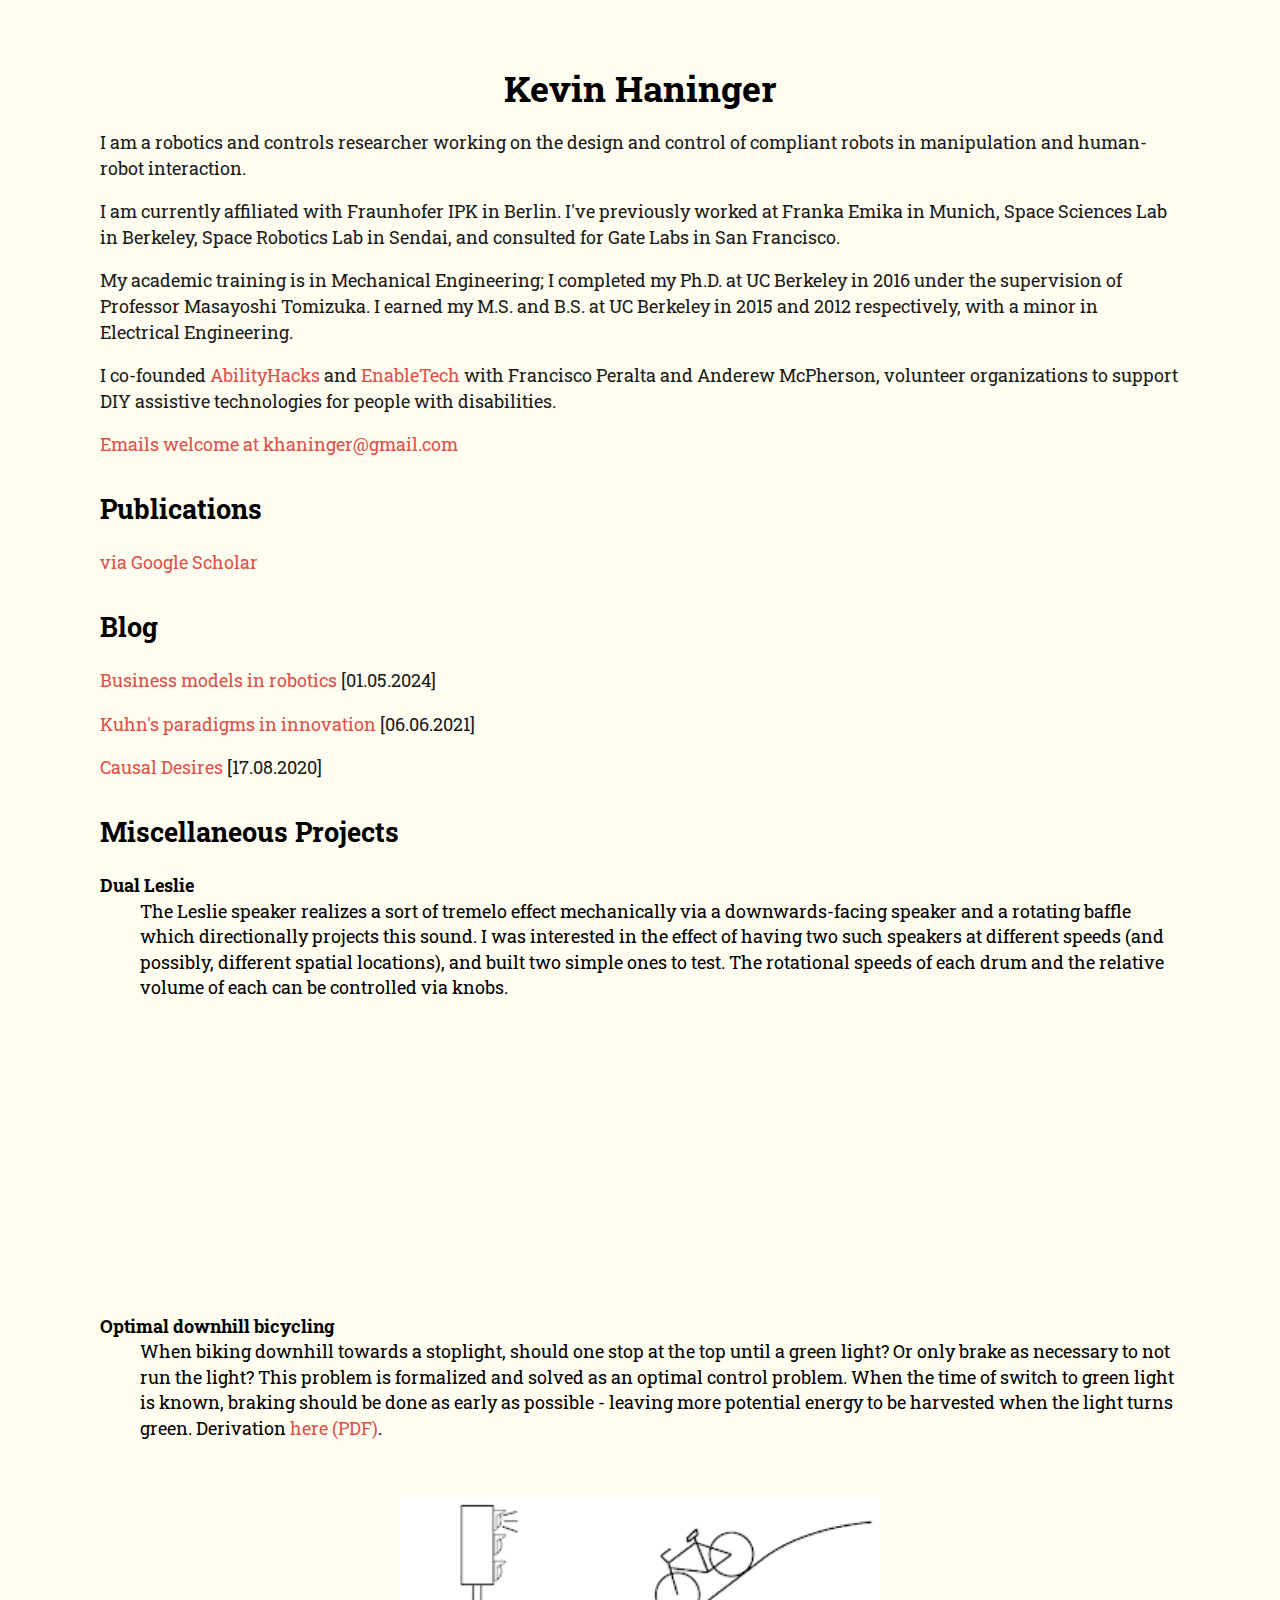
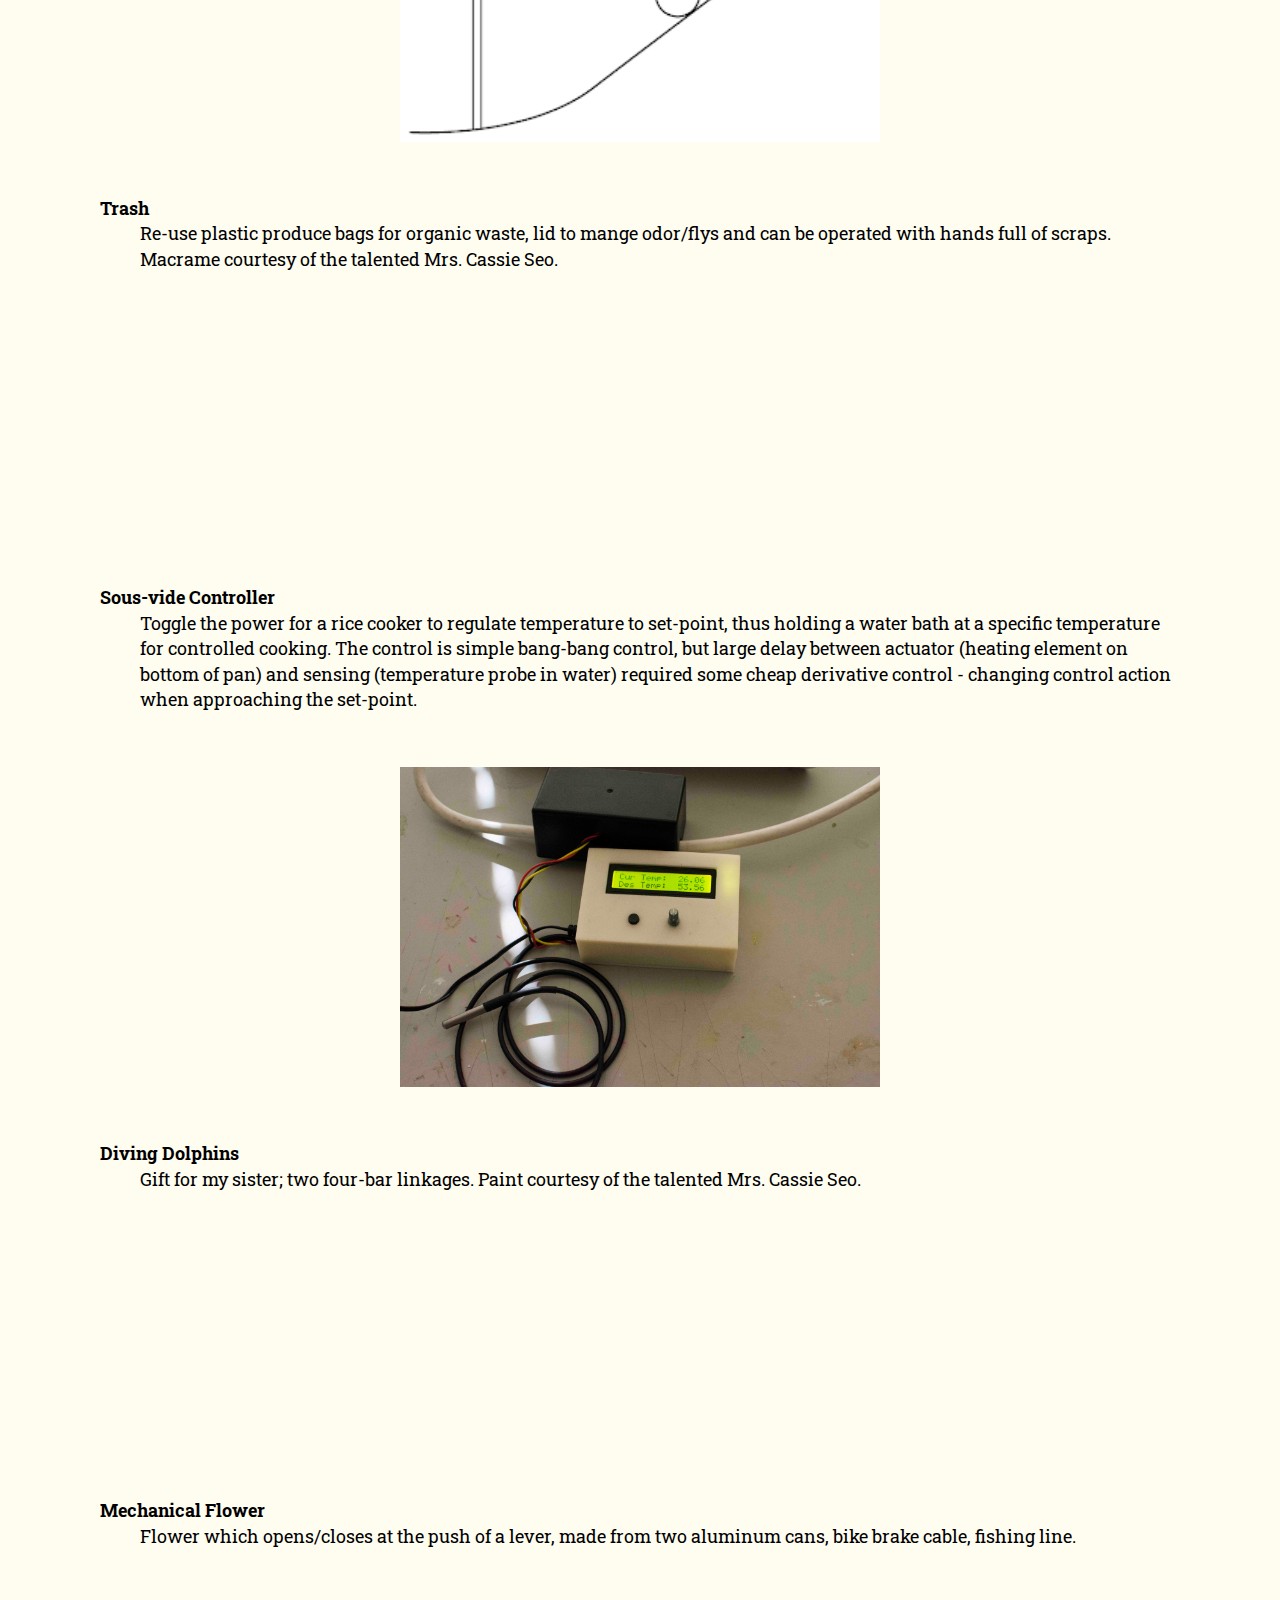
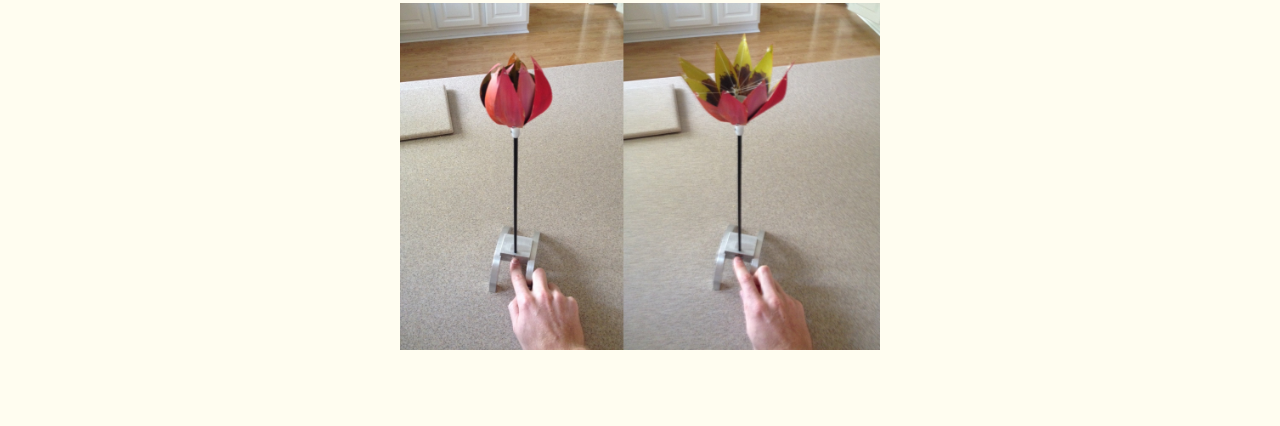
<file: index.html>
<?xml version="1.0" encoding="utf-8"?>
<!DOCTYPE html PUBLIC "-//W3C//DTD XHTML 1.0 Strict//EN"
"http://www.w3.org/TR/xhtml1/DTD/xhtml1-strict.dtd">
<html xmlns="http://www.w3.org/1999/xhtml" lang="en" xml:lang="en">
<head>
<!-- 2024-05-01 Wed 04:56 -->
<meta http-equiv="Content-Type" content="text/html;charset=utf-8" />
<meta name="viewport" content="width=device-width, initial-scale=1" />
<title>Kevin Haninger</title>
<meta name="author" content="IPK559L" />
<meta name="generator" content="Org Mode" />
<style>
  #content { max-width: 60em; margin: auto; }
  .title  { text-align: center;
             margin-bottom: .2em; }
  .subtitle { text-align: center;
              font-size: medium;
              font-weight: bold;
              margin-top:0; }
  .todo   { font-family: monospace; color: red; }
  .done   { font-family: monospace; color: green; }
  .priority { font-family: monospace; color: orange; }
  .tag    { background-color: #eee; font-family: monospace;
            padding: 2px; font-size: 80%; font-weight: normal; }
  .timestamp { color: #bebebe; }
  .timestamp-kwd { color: #5f9ea0; }
  .org-right  { margin-left: auto; margin-right: 0px;  text-align: right; }
  .org-left   { margin-left: 0px;  margin-right: auto; text-align: left; }
  .org-center { margin-left: auto; margin-right: auto; text-align: center; }
  .underline { text-decoration: underline; }
  #postamble p, #preamble p { font-size: 90%; margin: .2em; }
  p.verse { margin-left: 3%; }
  pre {
    border: 1px solid #e6e6e6;
    border-radius: 3px;
    background-color: #f2f2f2;
    padding: 8pt;
    font-family: monospace;
    overflow: auto;
    margin: 1.2em;
  }
  pre.src {
    position: relative;
    overflow: auto;
  }
  pre.src:before {
    display: none;
    position: absolute;
    top: -8px;
    right: 12px;
    padding: 3px;
    color: #555;
    background-color: #f2f2f299;
  }
  pre.src:hover:before { display: inline; margin-top: 14px;}
  /* Languages per Org manual */
  pre.src-asymptote:before { content: 'Asymptote'; }
  pre.src-awk:before { content: 'Awk'; }
  pre.src-authinfo::before { content: 'Authinfo'; }
  pre.src-C:before { content: 'C'; }
  /* pre.src-C++ doesn't work in CSS */
  pre.src-clojure:before { content: 'Clojure'; }
  pre.src-css:before { content: 'CSS'; }
  pre.src-D:before { content: 'D'; }
  pre.src-ditaa:before { content: 'ditaa'; }
  pre.src-dot:before { content: 'Graphviz'; }
  pre.src-calc:before { content: 'Emacs Calc'; }
  pre.src-emacs-lisp:before { content: 'Emacs Lisp'; }
  pre.src-fortran:before { content: 'Fortran'; }
  pre.src-gnuplot:before { content: 'gnuplot'; }
  pre.src-haskell:before { content: 'Haskell'; }
  pre.src-hledger:before { content: 'hledger'; }
  pre.src-java:before { content: 'Java'; }
  pre.src-js:before { content: 'Javascript'; }
  pre.src-latex:before { content: 'LaTeX'; }
  pre.src-ledger:before { content: 'Ledger'; }
  pre.src-lisp:before { content: 'Lisp'; }
  pre.src-lilypond:before { content: 'Lilypond'; }
  pre.src-lua:before { content: 'Lua'; }
  pre.src-matlab:before { content: 'MATLAB'; }
  pre.src-mscgen:before { content: 'Mscgen'; }
  pre.src-ocaml:before { content: 'Objective Caml'; }
  pre.src-octave:before { content: 'Octave'; }
  pre.src-org:before { content: 'Org mode'; }
  pre.src-oz:before { content: 'OZ'; }
  pre.src-plantuml:before { content: 'Plantuml'; }
  pre.src-processing:before { content: 'Processing.js'; }
  pre.src-python:before { content: 'Python'; }
  pre.src-R:before { content: 'R'; }
  pre.src-ruby:before { content: 'Ruby'; }
  pre.src-sass:before { content: 'Sass'; }
  pre.src-scheme:before { content: 'Scheme'; }
  pre.src-screen:before { content: 'Gnu Screen'; }
  pre.src-sed:before { content: 'Sed'; }
  pre.src-sh:before { content: 'shell'; }
  pre.src-sql:before { content: 'SQL'; }
  pre.src-sqlite:before { content: 'SQLite'; }
  /* additional languages in org.el's org-babel-load-languages alist */
  pre.src-forth:before { content: 'Forth'; }
  pre.src-io:before { content: 'IO'; }
  pre.src-J:before { content: 'J'; }
  pre.src-makefile:before { content: 'Makefile'; }
  pre.src-maxima:before { content: 'Maxima'; }
  pre.src-perl:before { content: 'Perl'; }
  pre.src-picolisp:before { content: 'Pico Lisp'; }
  pre.src-scala:before { content: 'Scala'; }
  pre.src-shell:before { content: 'Shell Script'; }
  pre.src-ebnf2ps:before { content: 'ebfn2ps'; }
  /* additional language identifiers per "defun org-babel-execute"
       in ob-*.el */
  pre.src-cpp:before  { content: 'C++'; }
  pre.src-abc:before  { content: 'ABC'; }
  pre.src-coq:before  { content: 'Coq'; }
  pre.src-groovy:before  { content: 'Groovy'; }
  /* additional language identifiers from org-babel-shell-names in
     ob-shell.el: ob-shell is the only babel language using a lambda to put
     the execution function name together. */
  pre.src-bash:before  { content: 'bash'; }
  pre.src-csh:before  { content: 'csh'; }
  pre.src-ash:before  { content: 'ash'; }
  pre.src-dash:before  { content: 'dash'; }
  pre.src-ksh:before  { content: 'ksh'; }
  pre.src-mksh:before  { content: 'mksh'; }
  pre.src-posh:before  { content: 'posh'; }
  /* Additional Emacs modes also supported by the LaTeX listings package */
  pre.src-ada:before { content: 'Ada'; }
  pre.src-asm:before { content: 'Assembler'; }
  pre.src-caml:before { content: 'Caml'; }
  pre.src-delphi:before { content: 'Delphi'; }
  pre.src-html:before { content: 'HTML'; }
  pre.src-idl:before { content: 'IDL'; }
  pre.src-mercury:before { content: 'Mercury'; }
  pre.src-metapost:before { content: 'MetaPost'; }
  pre.src-modula-2:before { content: 'Modula-2'; }
  pre.src-pascal:before { content: 'Pascal'; }
  pre.src-ps:before { content: 'PostScript'; }
  pre.src-prolog:before { content: 'Prolog'; }
  pre.src-simula:before { content: 'Simula'; }
  pre.src-tcl:before { content: 'tcl'; }
  pre.src-tex:before { content: 'TeX'; }
  pre.src-plain-tex:before { content: 'Plain TeX'; }
  pre.src-verilog:before { content: 'Verilog'; }
  pre.src-vhdl:before { content: 'VHDL'; }
  pre.src-xml:before { content: 'XML'; }
  pre.src-nxml:before { content: 'XML'; }
  /* add a generic configuration mode; LaTeX export needs an additional
     (add-to-list 'org-latex-listings-langs '(conf " ")) in .emacs */
  pre.src-conf:before { content: 'Configuration File'; }

  table { border-collapse:collapse; }
  caption.t-above { caption-side: top; }
  caption.t-bottom { caption-side: bottom; }
  td, th { vertical-align:top;  }
  th.org-right  { text-align: center;  }
  th.org-left   { text-align: center;   }
  th.org-center { text-align: center; }
  td.org-right  { text-align: right;  }
  td.org-left   { text-align: left;   }
  td.org-center { text-align: center; }
  dt { font-weight: bold; }
  .footpara { display: inline; }
  .footdef  { margin-bottom: 1em; }
  .figure { padding: 1em; }
  .figure p { text-align: center; }
  .equation-container {
    display: table;
    text-align: center;
    width: 100%;
  }
  .equation {
    vertical-align: middle;
  }
  .equation-label {
    display: table-cell;
    text-align: right;
    vertical-align: middle;
  }
  .inlinetask {
    padding: 10px;
    border: 2px solid gray;
    margin: 10px;
    background: #ffffcc;
  }
  #org-div-home-and-up
   { text-align: right; font-size: 70%; white-space: nowrap; }
  textarea { overflow-x: auto; }
  .linenr { font-size: smaller }
  .code-highlighted { background-color: #ffff00; }
  .org-info-js_info-navigation { border-style: none; }
  #org-info-js_console-label
    { font-size: 10px; font-weight: bold; white-space: nowrap; }
  .org-info-js_search-highlight
    { background-color: #ffff00; color: #000000; font-weight: bold; }
  .org-svg { }
</style>
<link rel="stylesheet" type="text/css" href="css/style.css">
</head>
<body>
<div id="content" class="content">
<h1 class="title">Kevin Haninger</h1>
<p>
I am a robotics and controls researcher working on the design and control of compliant robots in manipulation and human-robot interaction. 
</p>

<p>
I am currently affiliated with Fraunhofer IPK in Berlin. I've previously worked at Franka Emika in Munich, Space Sciences Lab in Berkeley, Space Robotics Lab in Sendai, and consulted for Gate Labs in San Francisco.
</p>

<p>
My academic training is in Mechanical Engineering; I completed my Ph.D. at UC Berkeley in 2016 under the supervision of Professor Masayoshi Tomizuka. I earned my M.S. and B.S. at UC Berkeley in 2015 and 2012 respectively, with a minor in Electrical Engineering. 
</p>

<p>
I co-founded <a href="https://abilityhacks.org">AbilityHacks</a> and <a href="https://enabletech.berkeley.edu">EnableTech</a> with Francisco Peralta and Anderew McPherson, volunteer organizations to support DIY assistive technologies for people with disabilities. 
</p>

<p>
<a href="mailto:khaninger@gmail.com">Emails welcome at khaninger@gmail.com</a>
</p>

<div id="outline-container-orgaf09772" class="outline-2">
<h2 id="orgaf09772">Publications</h2>
<div class="outline-text-2" id="text-orgaf09772">
<p>
<a href="https://scholar.google.com/citations?hl=en&amp;user=FyJgrvYAAAAJ&amp;view_op=list_works&amp;sortby=pubdate">via Google Scholar</a>
</p>
</div>
</div>

<div id="outline-container-org43f9993" class="outline-2">
<h2 id="org43f9993">Blog</h2>
<div class="outline-text-2" id="text-org43f9993">
<p>
<a href="./robot_business_models.html">Business models in robotics</a> [01.05.2024]
</p>

<p>
<a href="./paradigms.html">Kuhn's paradigms in innovation</a> [06.06.2021]
</p>

<p>
<a href="./causal_desires.html">Causal Desires</a> [17.08.2020]
</p>
</div>
</div>

<div id="outline-container-org353c778" class="outline-2">
<h2 id="org353c778">Miscellaneous Projects</h2>
<div class="outline-text-2" id="text-org353c778">
<dl class="org-dl">
<dt>Dual Leslie</dt><dd>The Leslie speaker realizes a sort of tremelo effect mechanically via a downwards-facing speaker and a rotating baffle which directionally projects this sound. I was interested in the effect of having two such speakers at different speeds (and possibly, different spatial locations), and built two simple ones to test. The rotational speeds of each drum and the relative volume of each can be controlled via knobs.</dd>
</dl>

<div align="center"><iframe width="480" height="270" src="https://www.youtube.com/embed/sYa7oHKL-WQ" frameborder="0" allow="accelerometer; autoplay; encrypted-media; gyroscope; picture-in-picture" allowfullscreen></iframe></div>

<dl class="org-dl">
<dt>Optimal downhill bicycling</dt><dd>When biking downhill towards a stoplight, should one stop at the top until a green light? Or only brake as necessary to not run the light? This problem is formalized and solved as an optimal control problem. When the time of switch to green light is known, braking should be done as early as possible - leaving more potential energy to be harvested when the light turns green. Derivation <a href="images/bike_coasting_derivation.pdf">here (PDF)</a>.</dd>
</dl>


<div id="org6e7efc7" class="figure">
<p><img src="images/bike_coasting.png" alt="bike_coasting.png" width="480" />
</p>
</div>

<dl class="org-dl">
<dt>Trash</dt><dd>Re-use plastic produce bags for organic waste, lid to mange odor/flys and can be operated with hands full of scraps. Macrame courtesy of the talented Mrs. Cassie Seo.</dd>
</dl>

<div align="center"><iframe width="480" height="270" src="https://www.youtube.com/embed/0ES0h26bpVU" frameborder="0" allow="accelerometer; autoplay; encrypted-media; gyroscope; picture-in-picture" allowfullscreen></iframe></div>


<dl class="org-dl">
<dt>Sous-vide Controller</dt><dd>Toggle the power for a rice cooker to regulate temperature to set-point, thus holding a water bath at a specific temperature for controlled cooking. The control is simple bang-bang control, but large delay between actuator (heating element on bottom of pan) and sensing (temperature probe in water) required some cheap derivative control - changing control action when approaching the set-point.</dd>
</dl>

<div id="org4f5e846" class="figure">
<p><img src="images/sous_vide.jpg" alt="sous_vide.jpg" width="480" />
</p>
</div>

<dl class="org-dl">
<dt>Diving Dolphins</dt><dd>Gift for my sister; two four-bar linkages. Paint courtesy of the talented Mrs. Cassie Seo.</dd>
</dl>

<div align="center"><iframe width="480" height="270" src="https://www.youtube.com/embed/F_dpSJXfcpA" frameborder="0" allow="accelerometer; autoplay; encrypted-media; gyroscope; picture-in-picture" allowfullscreen align="center"></iframe></div>

<dl class="org-dl">
<dt>Mechanical Flower</dt><dd>Flower which opens/closes at the push of a lever, made from two aluminum cans, bike brake cable, fishing line.</dd>
</dl>

<div id="org17f37f5" class="figure">
<p><img src="images/flower.JPG" alt="flower.JPG" width="480" />
</p>
</div>
</div>
</div>
</div>
</body>
</html>
</file>
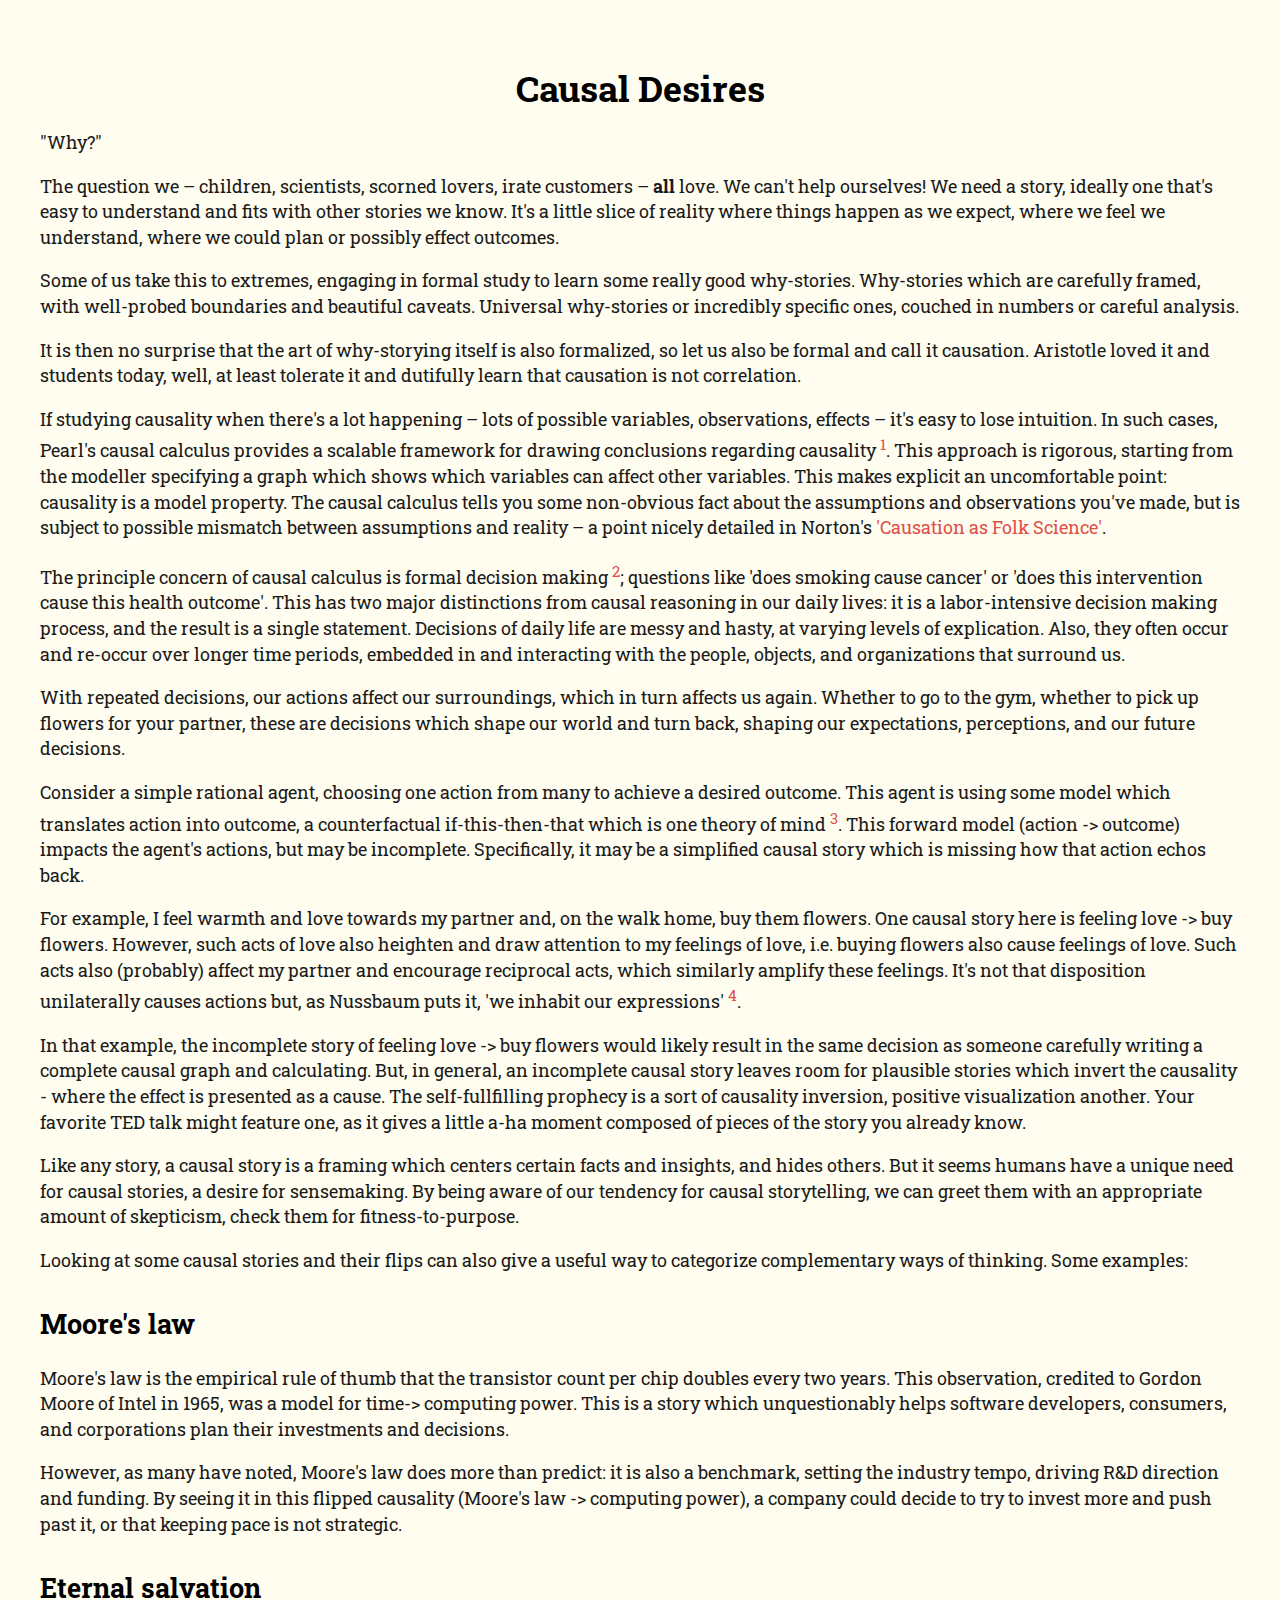
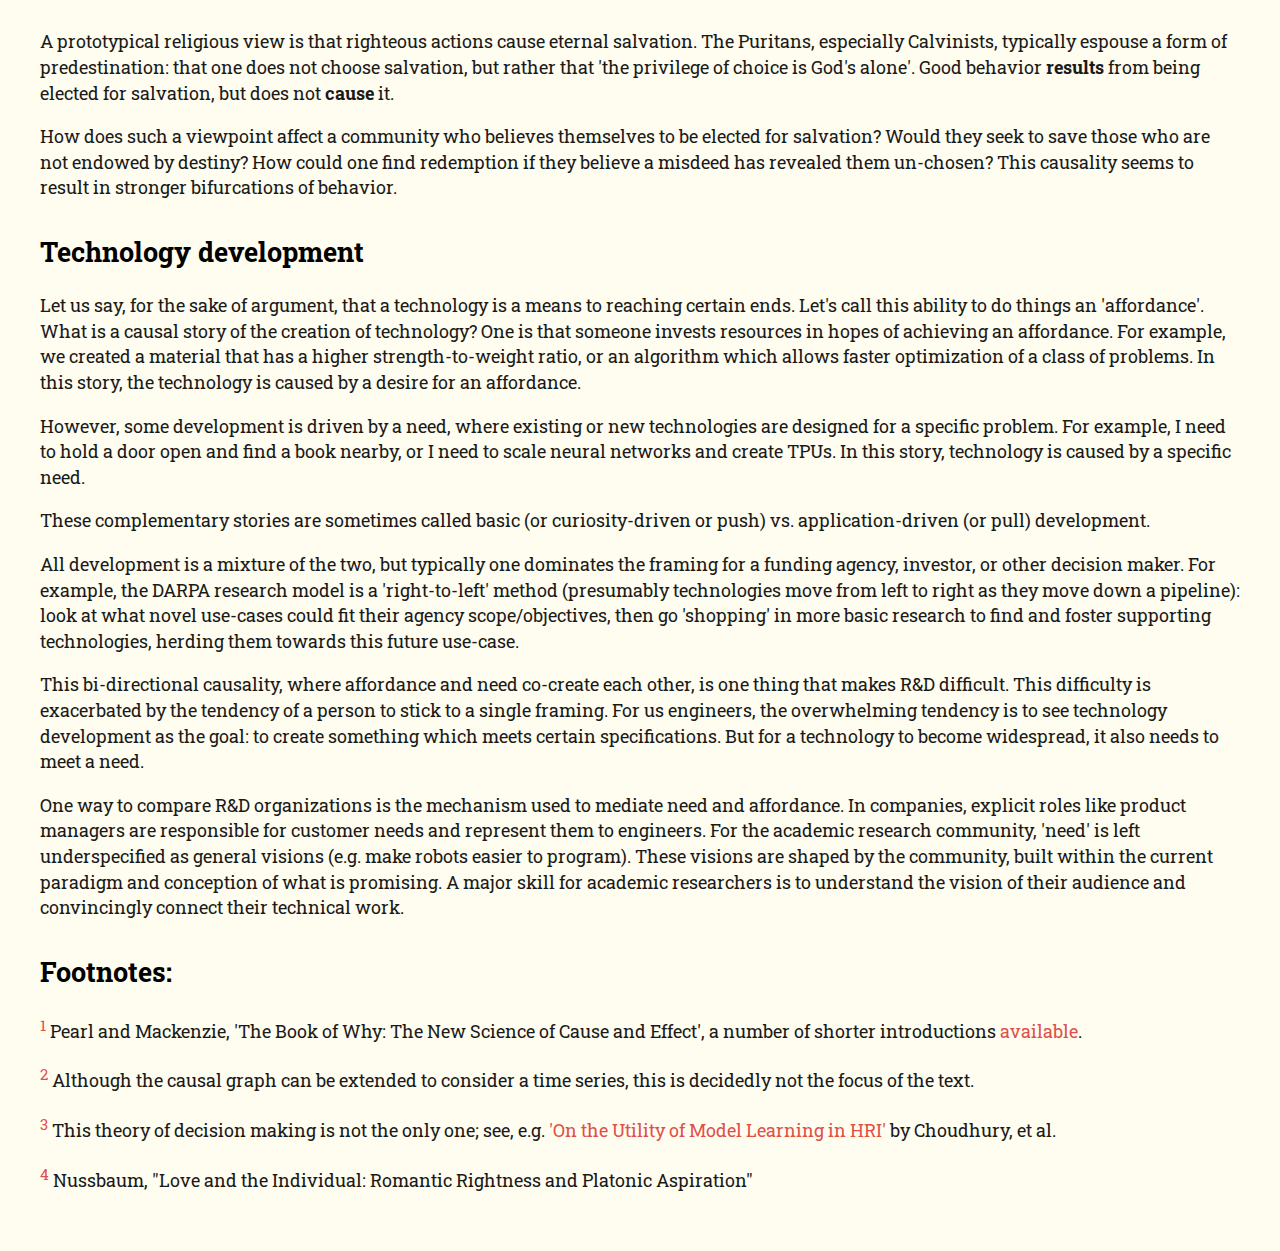
<file: causal_desires.html>
<?xml version="1.0" encoding="utf-8"?>
<!DOCTYPE html PUBLIC "-//W3C//DTD XHTML 1.0 Strict//EN"
"http://www.w3.org/TR/xhtml1/DTD/xhtml1-strict.dtd">
<html xmlns="http://www.w3.org/1999/xhtml" lang="en" xml:lang="en">
<head>
<!-- 2022-01-17 Mo 19:09 -->
<meta http-equiv="Content-Type" content="text/html;charset=utf-8" />
<meta name="viewport" content="width=device-width, initial-scale=1" />
<title>Causal Desires</title>
<meta name="generator" content="Org mode" />
<style type="text/css">
 <!--/*--><![CDATA[/*><!--*/
  .title  { text-align: center;
             margin-bottom: .2em; }
  .subtitle { text-align: center;
              font-size: medium;
              font-weight: bold;
              margin-top:0; }
  .todo   { font-family: monospace; color: red; }
  .done   { font-family: monospace; color: green; }
  .priority { font-family: monospace; color: orange; }
  .tag    { background-color: #eee; font-family: monospace;
            padding: 2px; font-size: 80%; font-weight: normal; }
  .timestamp { color: #bebebe; }
  .timestamp-kwd { color: #5f9ea0; }
  .org-right  { margin-left: auto; margin-right: 0px;  text-align: right; }
  .org-left   { margin-left: 0px;  margin-right: auto; text-align: left; }
  .org-center { margin-left: auto; margin-right: auto; text-align: center; }
  .underline { text-decoration: underline; }
  #postamble p, #preamble p { font-size: 90%; margin: .2em; }
  p.verse { margin-left: 3%; }
  pre {
    border: 1px solid #ccc;
    box-shadow: 3px 3px 3px #eee;
    padding: 8pt;
    font-family: monospace;
    overflow: auto;
    margin: 1.2em;
  }
  pre.src {
    position: relative;
    overflow: auto;
    padding-top: 1.2em;
  }
  pre.src:before {
    display: none;
    position: absolute;
    background-color: white;
    top: -10px;
    right: 10px;
    padding: 3px;
    border: 1px solid black;
  }
  pre.src:hover:before { display: inline;}
  /* Languages per Org manual */
  pre.src-asymptote:before { content: 'Asymptote'; }
  pre.src-awk:before { content: 'Awk'; }
  pre.src-C:before { content: 'C'; }
  /* pre.src-C++ doesn't work in CSS */
  pre.src-clojure:before { content: 'Clojure'; }
  pre.src-css:before { content: 'CSS'; }
  pre.src-D:before { content: 'D'; }
  pre.src-ditaa:before { content: 'ditaa'; }
  pre.src-dot:before { content: 'Graphviz'; }
  pre.src-calc:before { content: 'Emacs Calc'; }
  pre.src-emacs-lisp:before { content: 'Emacs Lisp'; }
  pre.src-fortran:before { content: 'Fortran'; }
  pre.src-gnuplot:before { content: 'gnuplot'; }
  pre.src-haskell:before { content: 'Haskell'; }
  pre.src-hledger:before { content: 'hledger'; }
  pre.src-java:before { content: 'Java'; }
  pre.src-js:before { content: 'Javascript'; }
  pre.src-latex:before { content: 'LaTeX'; }
  pre.src-ledger:before { content: 'Ledger'; }
  pre.src-lisp:before { content: 'Lisp'; }
  pre.src-lilypond:before { content: 'Lilypond'; }
  pre.src-lua:before { content: 'Lua'; }
  pre.src-matlab:before { content: 'MATLAB'; }
  pre.src-mscgen:before { content: 'Mscgen'; }
  pre.src-ocaml:before { content: 'Objective Caml'; }
  pre.src-octave:before { content: 'Octave'; }
  pre.src-org:before { content: 'Org mode'; }
  pre.src-oz:before { content: 'OZ'; }
  pre.src-plantuml:before { content: 'Plantuml'; }
  pre.src-processing:before { content: 'Processing.js'; }
  pre.src-python:before { content: 'Python'; }
  pre.src-R:before { content: 'R'; }
  pre.src-ruby:before { content: 'Ruby'; }
  pre.src-sass:before { content: 'Sass'; }
  pre.src-scheme:before { content: 'Scheme'; }
  pre.src-screen:before { content: 'Gnu Screen'; }
  pre.src-sed:before { content: 'Sed'; }
  pre.src-sh:before { content: 'shell'; }
  pre.src-sql:before { content: 'SQL'; }
  pre.src-sqlite:before { content: 'SQLite'; }
  /* additional languages in org.el's org-babel-load-languages alist */
  pre.src-forth:before { content: 'Forth'; }
  pre.src-io:before { content: 'IO'; }
  pre.src-J:before { content: 'J'; }
  pre.src-makefile:before { content: 'Makefile'; }
  pre.src-maxima:before { content: 'Maxima'; }
  pre.src-perl:before { content: 'Perl'; }
  pre.src-picolisp:before { content: 'Pico Lisp'; }
  pre.src-scala:before { content: 'Scala'; }
  pre.src-shell:before { content: 'Shell Script'; }
  pre.src-ebnf2ps:before { content: 'ebfn2ps'; }
  /* additional language identifiers per "defun org-babel-execute"
       in ob-*.el */
  pre.src-cpp:before  { content: 'C++'; }
  pre.src-abc:before  { content: 'ABC'; }
  pre.src-coq:before  { content: 'Coq'; }
  pre.src-groovy:before  { content: 'Groovy'; }
  /* additional language identifiers from org-babel-shell-names in
     ob-shell.el: ob-shell is the only babel language using a lambda to put
     the execution function name together. */
  pre.src-bash:before  { content: 'bash'; }
  pre.src-csh:before  { content: 'csh'; }
  pre.src-ash:before  { content: 'ash'; }
  pre.src-dash:before  { content: 'dash'; }
  pre.src-ksh:before  { content: 'ksh'; }
  pre.src-mksh:before  { content: 'mksh'; }
  pre.src-posh:before  { content: 'posh'; }
  /* Additional Emacs modes also supported by the LaTeX listings package */
  pre.src-ada:before { content: 'Ada'; }
  pre.src-asm:before { content: 'Assembler'; }
  pre.src-caml:before { content: 'Caml'; }
  pre.src-delphi:before { content: 'Delphi'; }
  pre.src-html:before { content: 'HTML'; }
  pre.src-idl:before { content: 'IDL'; }
  pre.src-mercury:before { content: 'Mercury'; }
  pre.src-metapost:before { content: 'MetaPost'; }
  pre.src-modula-2:before { content: 'Modula-2'; }
  pre.src-pascal:before { content: 'Pascal'; }
  pre.src-ps:before { content: 'PostScript'; }
  pre.src-prolog:before { content: 'Prolog'; }
  pre.src-simula:before { content: 'Simula'; }
  pre.src-tcl:before { content: 'tcl'; }
  pre.src-tex:before { content: 'TeX'; }
  pre.src-plain-tex:before { content: 'Plain TeX'; }
  pre.src-verilog:before { content: 'Verilog'; }
  pre.src-vhdl:before { content: 'VHDL'; }
  pre.src-xml:before { content: 'XML'; }
  pre.src-nxml:before { content: 'XML'; }
  /* add a generic configuration mode; LaTeX export needs an additional
     (add-to-list 'org-latex-listings-langs '(conf " ")) in .emacs */
  pre.src-conf:before { content: 'Configuration File'; }

  table { border-collapse:collapse; }
  caption.t-above { caption-side: top; }
  caption.t-bottom { caption-side: bottom; }
  td, th { vertical-align:top;  }
  th.org-right  { text-align: center;  }
  th.org-left   { text-align: center;   }
  th.org-center { text-align: center; }
  td.org-right  { text-align: right;  }
  td.org-left   { text-align: left;   }
  td.org-center { text-align: center; }
  dt { font-weight: bold; }
  .footpara { display: inline; }
  .footdef  { margin-bottom: 1em; }
  .figure { padding: 1em; }
  .figure p { text-align: center; }
  .equation-container {
    display: table;
    text-align: center;
    width: 100%;
  }
  .equation {
    vertical-align: middle;
  }
  .equation-label {
    display: table-cell;
    text-align: right;
    vertical-align: middle;
  }
  .inlinetask {
    padding: 10px;
    border: 2px solid gray;
    margin: 10px;
    background: #ffffcc;
  }
  #org-div-home-and-up
   { text-align: right; font-size: 70%; white-space: nowrap; }
  textarea { overflow-x: auto; }
  .linenr { font-size: smaller }
  .code-highlighted { background-color: #ffff00; }
  .org-info-js_info-navigation { border-style: none; }
  #org-info-js_console-label
    { font-size: 10px; font-weight: bold; white-space: nowrap; }
  .org-info-js_search-highlight
    { background-color: #ffff00; color: #000000; font-weight: bold; }
  .org-svg { width: 90%; }
  /*]]>*/-->
</style>
<link rel="stylesheet" type="text/css" href="css/style.css">
<script type="text/javascript">
/*
@licstart  The following is the entire license notice for the
JavaScript code in this tag.

Copyright (C) 2012-2020 Free Software Foundation, Inc.

The JavaScript code in this tag is free software: you can
redistribute it and/or modify it under the terms of the GNU
General Public License (GNU GPL) as published by the Free Software
Foundation, either version 3 of the License, or (at your option)
any later version.  The code is distributed WITHOUT ANY WARRANTY;
without even the implied warranty of MERCHANTABILITY or FITNESS
FOR A PARTICULAR PURPOSE.  See the GNU GPL for more details.

As additional permission under GNU GPL version 3 section 7, you
may distribute non-source (e.g., minimized or compacted) forms of
that code without the copy of the GNU GPL normally required by
section 4, provided you include this license notice and a URL
through which recipients can access the Corresponding Source.


@licend  The above is the entire license notice
for the JavaScript code in this tag.
*/
<!--/*--><![CDATA[/*><!--*/
 function CodeHighlightOn(elem, id)
 {
   var target = document.getElementById(id);
   if(null != target) {
     elem.cacheClassElem = elem.className;
     elem.cacheClassTarget = target.className;
     target.className = "code-highlighted";
     elem.className   = "code-highlighted";
   }
 }
 function CodeHighlightOff(elem, id)
 {
   var target = document.getElementById(id);
   if(elem.cacheClassElem)
     elem.className = elem.cacheClassElem;
   if(elem.cacheClassTarget)
     target.className = elem.cacheClassTarget;
 }
/*]]>*///-->
</script>
</head>
<body>
<div id="content">
<h1 class="title">Causal Desires</h1>
<p>
"Why?"
</p>

<p>
The question we &#x2013; children, scientists, scorned lovers, irate customers &#x2013; <b>all</b> love. We can't help ourselves! We need a story, ideally one that's easy to understand and fits with other stories we know. It's a little slice of reality where things happen as we expect, where we feel we understand, where we could plan or possibly effect outcomes.
</p>

<p>
Some of us take this to extremes, engaging in formal study to learn some really good why-stories. Why-stories which are carefully framed, with well-probed boundaries and beautiful caveats. Universal why-stories or incredibly specific ones, couched in numbers or careful analysis.
</p>

<p>
It is then no surprise that the art of why-storying itself is also formalized, so let us also be formal and call it causation. Aristotle loved it and students today, well, at least tolerate it and dutifully learn that causation is not correlation. 
</p>

<p>
If studying causality when there's a lot happening &#x2013; lots of possible variables, observations, effects &#x2013; it's easy to lose intuition. In such cases, Pearl's causal calculus provides a scalable framework for drawing conclusions regarding causality <sup><a id="fnr.1" class="footref" href="#fn.1">1</a></sup>. This approach is rigorous, starting from the modeller specifying a graph which shows which variables can affect other variables. This makes explicit an uncomfortable point: causality is a model property. The causal calculus tells you some non-obvious fact about the assumptions and observations you've made, but is subject to possible mismatch between assumptions and reality &#x2013; a point nicely detailed in Norton's <a href="https://www.pitt.edu/~jdnorton/papers/003004.pdf">'Causation as Folk Science'</a>. 
</p>

<p>
The principle concern of causal calculus is formal decision making <sup><a id="fnr.2" class="footref" href="#fn.2">2</a></sup>; questions like 'does smoking cause cancer' or 'does this intervention cause this health outcome'. This has two major distinctions from causal reasoning in our daily lives: it is a labor-intensive decision making process, and the result is a single statement. Decisions of daily life are messy and hasty, at varying levels of explication. Also, they often occur and re-occur over longer time periods, embedded in and interacting with the people, objects, and organizations that surround us. 
</p>

<p>
With repeated decisions, our actions affect our surroundings, which in turn affects us again. Whether to go to the gym, whether to pick up flowers for your partner, these are decisions which shape our world and turn back, shaping our expectations, perceptions, and our future decisions.
</p>

<p>
Consider a simple rational agent, choosing one action from many to achieve a desired outcome. This agent is using some model which translates action into outcome, a counterfactual if-this-then-that which is one theory of mind <sup><a id="fnr.3" class="footref" href="#fn.3">3</a></sup>. This forward model (action -&gt; outcome) impacts the agent's actions, but may be incomplete. Specifically, it may be a simplified causal story which is missing how that action echos back. 
</p>

<p>
For example, I feel warmth and love towards my partner and, on the walk home, buy them flowers. One causal story here is feeling love -&gt; buy flowers. However, such acts of love also heighten and draw attention to my feelings of love, i.e. buying flowers also cause feelings of love. Such acts also (probably) affect my partner and encourage reciprocal acts, which similarly amplify these feelings. It's not that disposition unilaterally causes actions but, as Nussbaum puts it, 'we inhabit our expressions' <sup><a id="fnr.4" class="footref" href="#fn.4">4</a></sup>.  
</p>

<p>
In that example, the incomplete story of feeling love -&gt; buy flowers would likely result in the same decision as someone carefully writing a complete causal graph and calculating. But, in general, an incomplete causal story leaves room for plausible stories which invert the causality - where the effect is presented as a cause. The self-fullfilling prophecy is a sort of causality inversion, positive visualization another. Your favorite TED talk might feature one, as it gives a little a-ha moment composed of pieces of the story you already know.
</p>

<p>
Like any story, a causal story is a framing which centers certain facts and insights, and hides others. But it seems humans have a unique need for causal stories, a desire for sensemaking. By being aware of our tendency for causal storytelling, we can greet them with an appropriate amount of skepticism, check them for fitness-to-purpose.
</p>

<p>
Looking at some causal stories and their flips can also give a useful way to categorize complementary ways of thinking. Some examples:
</p>

<div id="outline-container-org24ef1a2" class="outline-2">
<h2 id="org24ef1a2">Moore's law</h2>
<div class="outline-text-2" id="text-org24ef1a2">
<p>
Moore's law is the empirical rule of thumb that the transistor count per chip doubles every two years. This observation, credited to Gordon Moore of Intel in 1965, was a model for time-&gt; computing power. This is a story which unquestionably helps software developers, consumers, and corporations plan their investments and decisions.
</p>

<p>
However, as many have noted, Moore's law does more than predict: it is also a benchmark, setting the industry tempo, driving R&amp;D direction and funding. By seeing it in this flipped causality (Moore's law -&gt; computing power), a company could decide to try to invest more and push past it, or that keeping pace is not strategic.
</p>
</div>
</div>

<div id="outline-container-org2d38606" class="outline-2">
<h2 id="org2d38606">Eternal salvation</h2>
<div class="outline-text-2" id="text-org2d38606">
<p>
A prototypical religious view is that righteous actions cause eternal salvation. The Puritans, especially Calvinists, typically espouse a form of predestination: that one does not choose salvation, but rather that 'the privilege of choice is God's alone'. Good behavior <b>results</b> from being elected for salvation, but does not <b>cause</b> it.
</p>

<p>
How does such a viewpoint affect a community who believes themselves to be elected for salvation? Would they seek to save those who are not endowed by destiny? How could one find redemption if they believe a misdeed has revealed them un-chosen? This causality seems to result in stronger bifurcations of behavior.
</p>
</div>
</div>

<div id="outline-container-org7451228" class="outline-2">
<h2 id="org7451228">Technology development</h2>
<div class="outline-text-2" id="text-org7451228">
<p>
Let us say, for the sake of argument, that a technology is a means to reaching certain ends. Let's call this ability to do things an 'affordance'. What is a causal story of the creation of technology?  One is that someone invests resources in hopes of achieving an affordance. For example, we created a material that has a higher strength-to-weight ratio, or an algorithm which allows faster optimization of a class of problems. In this story, the technology is caused by a desire for an affordance.
</p>

<p>
However, some development is driven by a need, where existing or new technologies are designed for a specific problem. For example, I need to hold a door open and find a book nearby, or I need to scale neural networks and create TPUs. In this story, technology is caused by a specific need.
</p>

<p>
These complementary stories are sometimes called basic (or curiosity-driven or push)  vs. application-driven (or pull) development. 
</p>

<p>
All development is a mixture of the two, but typically one dominates the framing for a funding agency, investor, or other decision maker. For example, the DARPA research model is a 'right-to-left' method (presumably technologies move from left to right as they move down a pipeline): look at what novel use-cases could fit their agency scope/objectives, then go 'shopping' in more basic research to find and foster supporting technologies, herding them towards this future use-case.
</p>

<p>
This bi-directional causality, where affordance and need co-create each other, is one thing that makes R&amp;D difficult. This difficulty is exacerbated by the tendency of a person to stick to a single framing. For us engineers, the overwhelming tendency is to see technology development as the goal: to create something which meets certain specifications. But for a technology to become widespread, it also needs to meet a need.
</p>

<p>
One way to compare R&amp;D organizations is the mechanism used to mediate need and affordance. In companies, explicit roles like product managers are responsible for customer needs and represent them to engineers. For the academic research community, 'need' is left underspecified as general visions (e.g. make robots easier to program). These visions are shaped by the community, built within the current paradigm and conception of what is promising.  A major skill for academic researchers is to understand the vision of their audience and convincingly connect their technical work.  
</p>
</div>
</div>
<div id="footnotes">
<h2 class="footnotes">Footnotes: </h2>
<div id="text-footnotes">

<div class="footdef"><sup><a id="fn.1" class="footnum" href="#fnr.1">1</a></sup> <div class="footpara"><p class="footpara">
Pearl and Mackenzie, 'The Book of Why: The New Science of Cause and Effect', a number of shorter introductions <a href="https://www.inference.vc/untitled/">available</a>.
</p></div></div>

<div class="footdef"><sup><a id="fn.2" class="footnum" href="#fnr.2">2</a></sup> <div class="footpara"><p class="footpara">
Although the causal graph can be extended to consider a time series, this is decidedly not the focus of the text.
</p></div></div>

<div class="footdef"><sup><a id="fn.3" class="footnum" href="#fnr.3">3</a></sup> <div class="footpara"><p class="footpara">
This theory of decision making is not the only one; see, e.g. <a href="https://arxiv.org/abs/1901.01291">'On the Utility of Model Learning in HRI'</a> by Choudhury, et al.
</p></div></div>

<div class="footdef"><sup><a id="fn.4" class="footnum" href="#fnr.4">4</a></sup> <div class="footpara"><p class="footpara">
Nussbaum, "Love and the Individual: Romantic Rightness and Platonic Aspiration" 
</p></div></div>


</div>
</div></div>
</body>
</html>
</file>
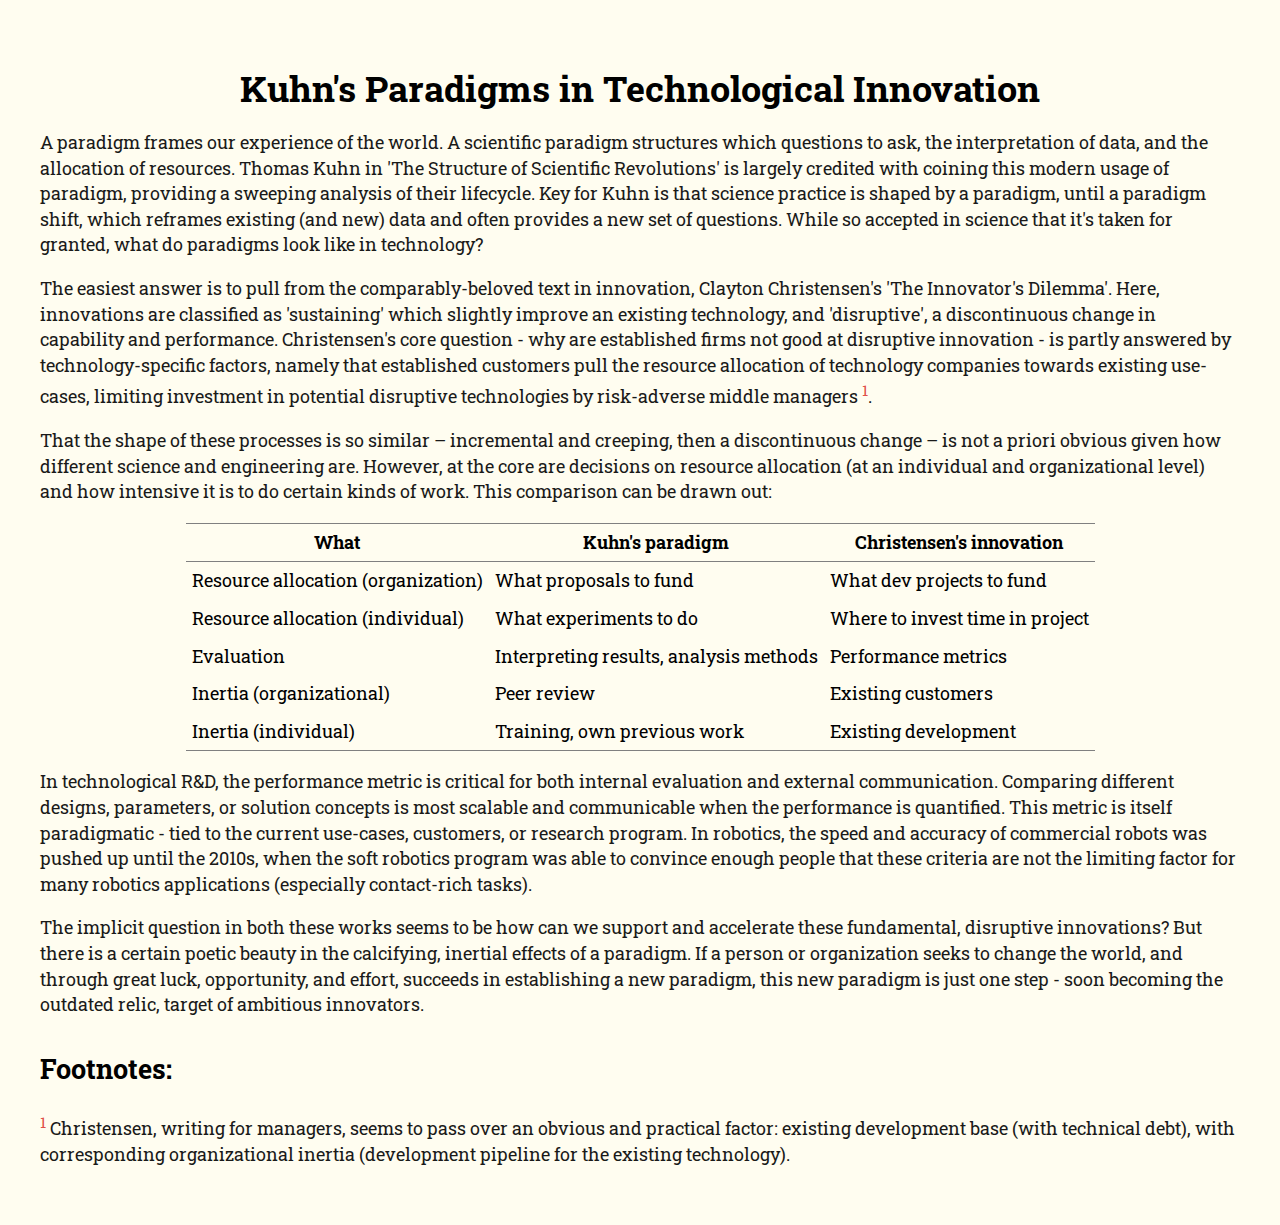
<file: paradigms.html>
<?xml version="1.0" encoding="utf-8"?>
<!DOCTYPE html PUBLIC "-//W3C//DTD XHTML 1.0 Strict//EN"
"http://www.w3.org/TR/xhtml1/DTD/xhtml1-strict.dtd">
<html xmlns="http://www.w3.org/1999/xhtml" lang="en" xml:lang="en">
<head>
<!-- 2021-06-06 Sun 08:14 -->
<meta http-equiv="Content-Type" content="text/html;charset=utf-8" />
<meta name="viewport" content="width=device-width, initial-scale=1" />
<title>Kuhn's Paradigms in Technological Innovation</title>
<meta name="generator" content="Org mode" />
<style type="text/css">
 <!--/*--><![CDATA[/*><!--*/
  .title  { text-align: center;
             margin-bottom: .2em; }
  .subtitle { text-align: center;
              font-size: medium;
              font-weight: bold;
              margin-top:0; }
  .todo   { font-family: monospace; color: red; }
  .done   { font-family: monospace; color: green; }
  .priority { font-family: monospace; color: orange; }
  .tag    { background-color: #eee; font-family: monospace;
            padding: 2px; font-size: 80%; font-weight: normal; }
  .timestamp { color: #bebebe; }
  .timestamp-kwd { color: #5f9ea0; }
  .org-right  { margin-left: auto; margin-right: 0px;  text-align: right; }
  .org-left   { margin-left: 0px;  margin-right: auto; text-align: left; }
  .org-center { margin-left: auto; margin-right: auto; text-align: center; }
  .underline { text-decoration: underline; }
  #postamble p, #preamble p { font-size: 90%; margin: .2em; }
  p.verse { margin-left: 3%; }
  pre {
    border: 1px solid #ccc;
    box-shadow: 3px 3px 3px #eee;
    padding: 8pt;
    font-family: monospace;
    overflow: auto;
    margin: 1.2em;
  }
  pre.src {
    position: relative;
    overflow: auto;
    padding-top: 1.2em;
  }
  pre.src:before {
    display: none;
    position: absolute;
    background-color: white;
    top: -10px;
    right: 10px;
    padding: 3px;
    border: 1px solid black;
  }
  pre.src:hover:before { display: inline;}
  /* Languages per Org manual */
  pre.src-asymptote:before { content: 'Asymptote'; }
  pre.src-awk:before { content: 'Awk'; }
  pre.src-C:before { content: 'C'; }
  /* pre.src-C++ doesn't work in CSS */
  pre.src-clojure:before { content: 'Clojure'; }
  pre.src-css:before { content: 'CSS'; }
  pre.src-D:before { content: 'D'; }
  pre.src-ditaa:before { content: 'ditaa'; }
  pre.src-dot:before { content: 'Graphviz'; }
  pre.src-calc:before { content: 'Emacs Calc'; }
  pre.src-emacs-lisp:before { content: 'Emacs Lisp'; }
  pre.src-fortran:before { content: 'Fortran'; }
  pre.src-gnuplot:before { content: 'gnuplot'; }
  pre.src-haskell:before { content: 'Haskell'; }
  pre.src-hledger:before { content: 'hledger'; }
  pre.src-java:before { content: 'Java'; }
  pre.src-js:before { content: 'Javascript'; }
  pre.src-latex:before { content: 'LaTeX'; }
  pre.src-ledger:before { content: 'Ledger'; }
  pre.src-lisp:before { content: 'Lisp'; }
  pre.src-lilypond:before { content: 'Lilypond'; }
  pre.src-lua:before { content: 'Lua'; }
  pre.src-matlab:before { content: 'MATLAB'; }
  pre.src-mscgen:before { content: 'Mscgen'; }
  pre.src-ocaml:before { content: 'Objective Caml'; }
  pre.src-octave:before { content: 'Octave'; }
  pre.src-org:before { content: 'Org mode'; }
  pre.src-oz:before { content: 'OZ'; }
  pre.src-plantuml:before { content: 'Plantuml'; }
  pre.src-processing:before { content: 'Processing.js'; }
  pre.src-python:before { content: 'Python'; }
  pre.src-R:before { content: 'R'; }
  pre.src-ruby:before { content: 'Ruby'; }
  pre.src-sass:before { content: 'Sass'; }
  pre.src-scheme:before { content: 'Scheme'; }
  pre.src-screen:before { content: 'Gnu Screen'; }
  pre.src-sed:before { content: 'Sed'; }
  pre.src-sh:before { content: 'shell'; }
  pre.src-sql:before { content: 'SQL'; }
  pre.src-sqlite:before { content: 'SQLite'; }
  /* additional languages in org.el's org-babel-load-languages alist */
  pre.src-forth:before { content: 'Forth'; }
  pre.src-io:before { content: 'IO'; }
  pre.src-J:before { content: 'J'; }
  pre.src-makefile:before { content: 'Makefile'; }
  pre.src-maxima:before { content: 'Maxima'; }
  pre.src-perl:before { content: 'Perl'; }
  pre.src-picolisp:before { content: 'Pico Lisp'; }
  pre.src-scala:before { content: 'Scala'; }
  pre.src-shell:before { content: 'Shell Script'; }
  pre.src-ebnf2ps:before { content: 'ebfn2ps'; }
  /* additional language identifiers per "defun org-babel-execute"
       in ob-*.el */
  pre.src-cpp:before  { content: 'C++'; }
  pre.src-abc:before  { content: 'ABC'; }
  pre.src-coq:before  { content: 'Coq'; }
  pre.src-groovy:before  { content: 'Groovy'; }
  /* additional language identifiers from org-babel-shell-names in
     ob-shell.el: ob-shell is the only babel language using a lambda to put
     the execution function name together. */
  pre.src-bash:before  { content: 'bash'; }
  pre.src-csh:before  { content: 'csh'; }
  pre.src-ash:before  { content: 'ash'; }
  pre.src-dash:before  { content: 'dash'; }
  pre.src-ksh:before  { content: 'ksh'; }
  pre.src-mksh:before  { content: 'mksh'; }
  pre.src-posh:before  { content: 'posh'; }
  /* Additional Emacs modes also supported by the LaTeX listings package */
  pre.src-ada:before { content: 'Ada'; }
  pre.src-asm:before { content: 'Assembler'; }
  pre.src-caml:before { content: 'Caml'; }
  pre.src-delphi:before { content: 'Delphi'; }
  pre.src-html:before { content: 'HTML'; }
  pre.src-idl:before { content: 'IDL'; }
  pre.src-mercury:before { content: 'Mercury'; }
  pre.src-metapost:before { content: 'MetaPost'; }
  pre.src-modula-2:before { content: 'Modula-2'; }
  pre.src-pascal:before { content: 'Pascal'; }
  pre.src-ps:before { content: 'PostScript'; }
  pre.src-prolog:before { content: 'Prolog'; }
  pre.src-simula:before { content: 'Simula'; }
  pre.src-tcl:before { content: 'tcl'; }
  pre.src-tex:before { content: 'TeX'; }
  pre.src-plain-tex:before { content: 'Plain TeX'; }
  pre.src-verilog:before { content: 'Verilog'; }
  pre.src-vhdl:before { content: 'VHDL'; }
  pre.src-xml:before { content: 'XML'; }
  pre.src-nxml:before { content: 'XML'; }
  /* add a generic configuration mode; LaTeX export needs an additional
     (add-to-list 'org-latex-listings-langs '(conf " ")) in .emacs */
  pre.src-conf:before { content: 'Configuration File'; }

  table { border-collapse:collapse; }
  caption.t-above { caption-side: top; }
  caption.t-bottom { caption-side: bottom; }
  td, th { vertical-align:top;  }
  th.org-right  { text-align: center;  }
  th.org-left   { text-align: center;   }
  th.org-center { text-align: center; }
  td.org-right  { text-align: right;  }
  td.org-left   { text-align: left;   }
  td.org-center { text-align: center; }
  dt { font-weight: bold; }
  .footpara { display: inline; }
  .footdef  { margin-bottom: 1em; }
  .figure { padding: 1em; }
  .figure p { text-align: center; }
  .equation-container {
    display: table;
    text-align: center;
    width: 100%;
  }
  .equation {
    vertical-align: middle;
  }
  .equation-label {
    display: table-cell;
    text-align: right;
    vertical-align: middle;
  }
  .inlinetask {
    padding: 10px;
    border: 2px solid gray;
    margin: 10px;
    background: #ffffcc;
  }
  #org-div-home-and-up
   { text-align: right; font-size: 70%; white-space: nowrap; }
  textarea { overflow-x: auto; }
  .linenr { font-size: smaller }
  .code-highlighted { background-color: #ffff00; }
  .org-info-js_info-navigation { border-style: none; }
  #org-info-js_console-label
    { font-size: 10px; font-weight: bold; white-space: nowrap; }
  .org-info-js_search-highlight
    { background-color: #ffff00; color: #000000; font-weight: bold; }
  .org-svg { width: 90%; }
  /*]]>*/-->
</style>
<link rel="stylesheet" type="text/css" href="css/style.css">
<script type="text/javascript">
/*
@licstart  The following is the entire license notice for the
JavaScript code in this tag.

Copyright (C) 2012-2020 Free Software Foundation, Inc.

The JavaScript code in this tag is free software: you can
redistribute it and/or modify it under the terms of the GNU
General Public License (GNU GPL) as published by the Free Software
Foundation, either version 3 of the License, or (at your option)
any later version.  The code is distributed WITHOUT ANY WARRANTY;
without even the implied warranty of MERCHANTABILITY or FITNESS
FOR A PARTICULAR PURPOSE.  See the GNU GPL for more details.

As additional permission under GNU GPL version 3 section 7, you
may distribute non-source (e.g., minimized or compacted) forms of
that code without the copy of the GNU GPL normally required by
section 4, provided you include this license notice and a URL
through which recipients can access the Corresponding Source.


@licend  The above is the entire license notice
for the JavaScript code in this tag.
*/
<!--/*--><![CDATA[/*><!--*/
 function CodeHighlightOn(elem, id)
 {
   var target = document.getElementById(id);
   if(null != target) {
     elem.cacheClassElem = elem.className;
     elem.cacheClassTarget = target.className;
     target.className = "code-highlighted";
     elem.className   = "code-highlighted";
   }
 }
 function CodeHighlightOff(elem, id)
 {
   var target = document.getElementById(id);
   if(elem.cacheClassElem)
     elem.className = elem.cacheClassElem;
   if(elem.cacheClassTarget)
     target.className = elem.cacheClassTarget;
 }
/*]]>*///-->
</script>
</head>
<body>
<div id="content">
<h1 class="title">Kuhn's Paradigms in Technological Innovation</h1>
<p>
A paradigm frames our experience of the world. A scientific paradigm structures which questions to ask, the interpretation of data, and the allocation of resources. Thomas Kuhn in 'The Structure of Scientific Revolutions' is largely credited with coining this modern usage of paradigm, providing a sweeping analysis of their lifecycle. Key for Kuhn is that science practice is shaped by a paradigm, until a paradigm shift, which reframes existing (and new) data and often provides a new set of questions.  While so accepted in science that it's taken for granted, what do paradigms look like in technology?
</p>

<p>
The easiest answer is to pull from the comparably-beloved text in innovation, Clayton Christensen's 'The Innovator's Dilemma'.  Here, innovations are classified as 'sustaining' which slightly improve an existing technology, and 'disruptive', a discontinuous change in capability and performance.  Christensen's core question - why are established firms not good at disruptive innovation - is partly answered by technology-specific factors, namely that established customers pull the resource allocation of technology companies towards existing use-cases, limiting investment in potential disruptive technologies by risk-adverse middle managers <sup><a id="fnr.1" class="footref" href="#fn.1">1</a></sup>.  
</p>

<p>
That the shape of these processes is so similar &#x2013; incremental and creeping, then a discontinuous change &#x2013; is not a priori obvious given how different science and engineering are. However, at the core are decisions on resource allocation (at an individual and organizational level) and how intensive it is to do certain kinds of work. This comparison can be drawn out:
</p>

<table border="2" cellspacing="0" cellpadding="6" rules="groups" frame="hsides" align="center">


<colgroup>
<col  class="org-left" />

<col  class="org-left" />

<col  class="org-left" />
</colgroup>
<thead>
<tr>
<th scope="col" class="org-left">What</th>
<th scope="col" class="org-left">Kuhn's paradigm</th>
<th scope="col" class="org-left">Christensen's innovation</th>
</tr>
</thead>
<tbody>
<tr>
<td class="org-left">Resource allocation (organization)</td>
<td class="org-left">What proposals to fund</td>
<td class="org-left">What dev projects to fund</td>
</tr>

<tr>
<td class="org-left">Resource allocation (individual)</td>
<td class="org-left">What experiments to do</td>
<td class="org-left">Where to invest time in project</td>
</tr>

<tr>
<td class="org-left">Evaluation</td>
<td class="org-left">Interpreting results, analysis methods</td>
<td class="org-left">Performance metrics</td>
</tr>

<tr>
<td class="org-left">Inertia (organizational)</td>
<td class="org-left">Peer review</td>
<td class="org-left">Existing customers</td>
</tr>

<tr>
<td class="org-left">Inertia (individual)</td>
<td class="org-left">Training, own previous work</td>
<td class="org-left">Existing development</td>
</tr>
</tbody>
</table>

<p>
In technological R&amp;D, the performance metric is critical for both internal evaluation and external communication. Comparing different designs, parameters, or solution concepts is most scalable and communicable when the performance is quantified. This metric is itself paradigmatic - tied to the current use-cases, customers, or research program. In robotics, the speed and accuracy of commercial robots was pushed up until the 2010s, when the soft robotics program was able to convince enough people that these criteria are not the limiting factor for many robotics applications (especially contact-rich tasks). 
</p>

<p>
The implicit question in both these works seems to be how can we support and accelerate these fundamental, disruptive innovations?  But there is a certain poetic beauty in the calcifying, inertial effects of a paradigm. If a person or organization seeks to change the world, and through great luck, opportunity, and effort, succeeds in establishing a new paradigm, this new paradigm is just one step - soon becoming the outdated relic, target of ambitious innovators.
</p>
<div id="footnotes">
<h2 class="footnotes">Footnotes: </h2>
<div id="text-footnotes">

<div class="footdef"><sup><a id="fn.1" class="footnum" href="#fnr.1">1</a></sup> <div class="footpara"><p class="footpara">
Christensen, writing for managers, seems to pass over an obvious and practical factor: existing development base (with technical debt), with corresponding organizational inertia (development pipeline for the existing technology). 
</p></div></div>


</div>
</div></div>
</body>
</html>
</file>
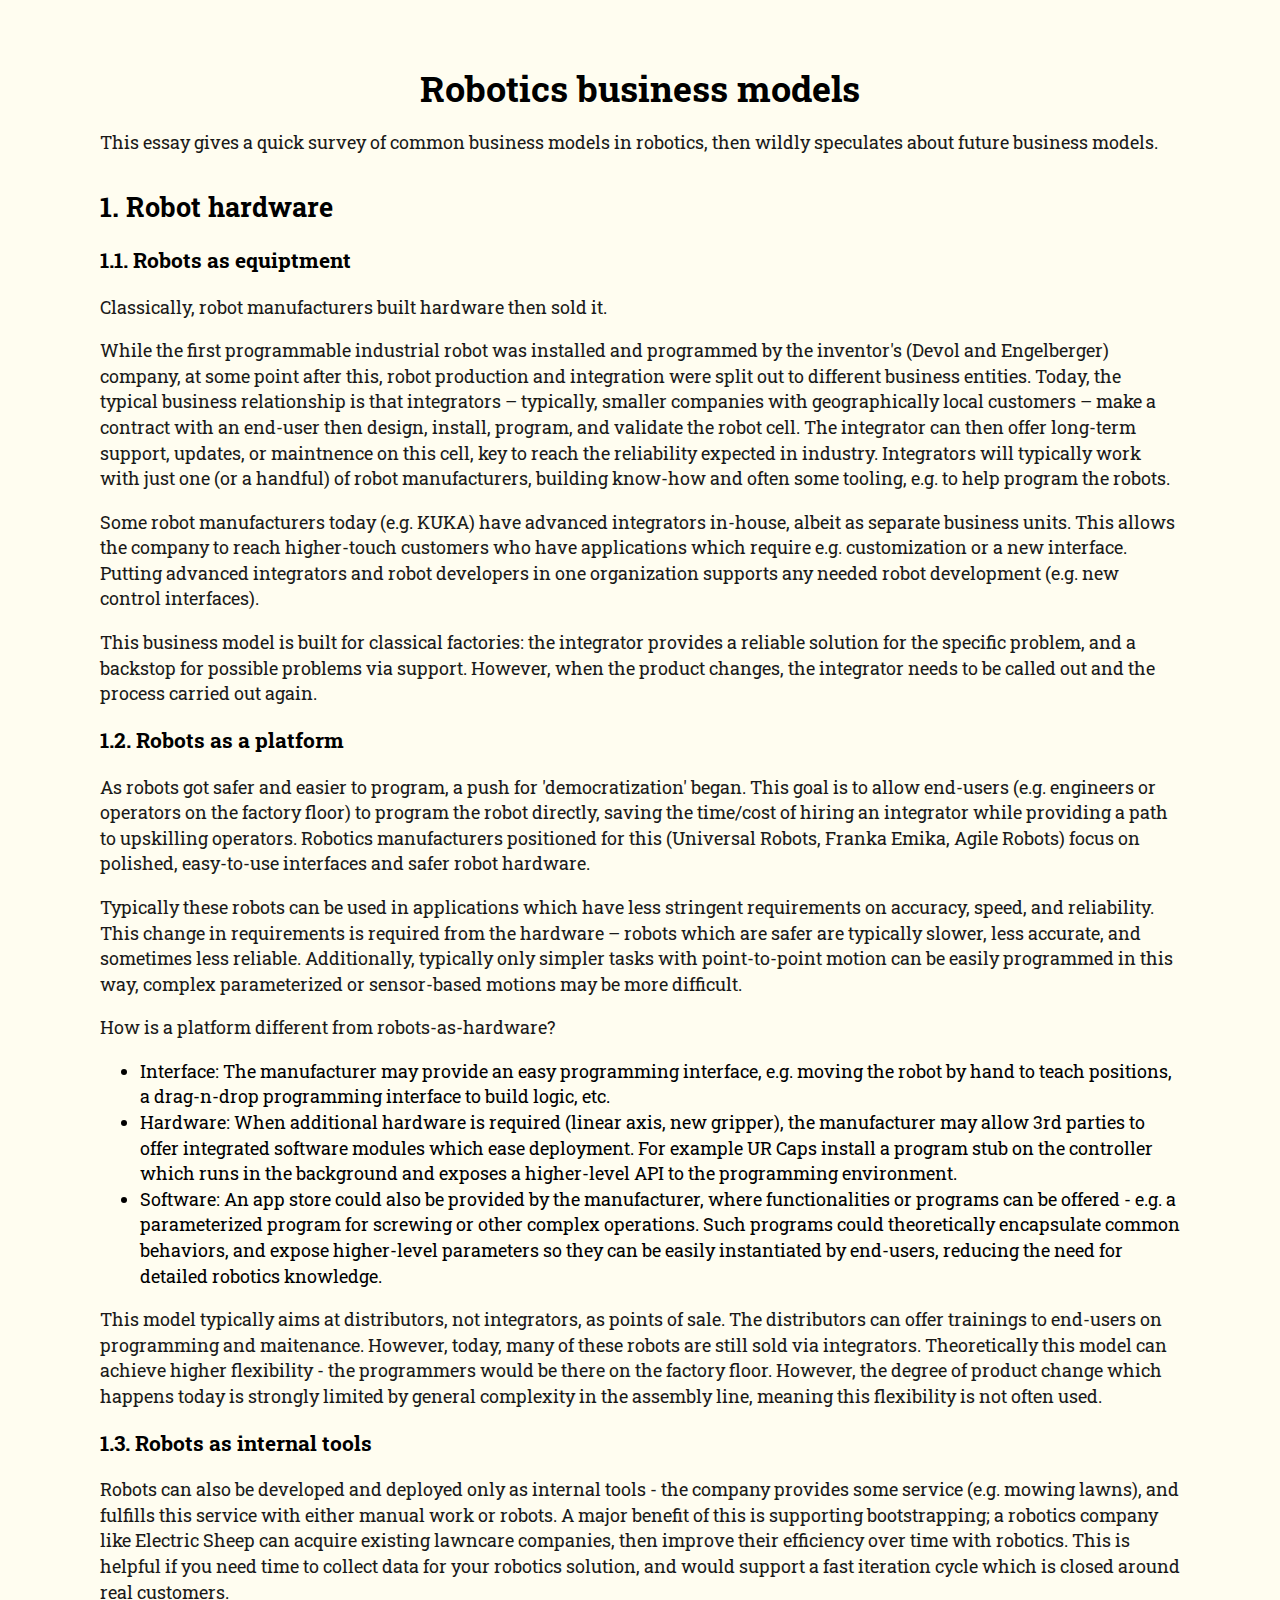
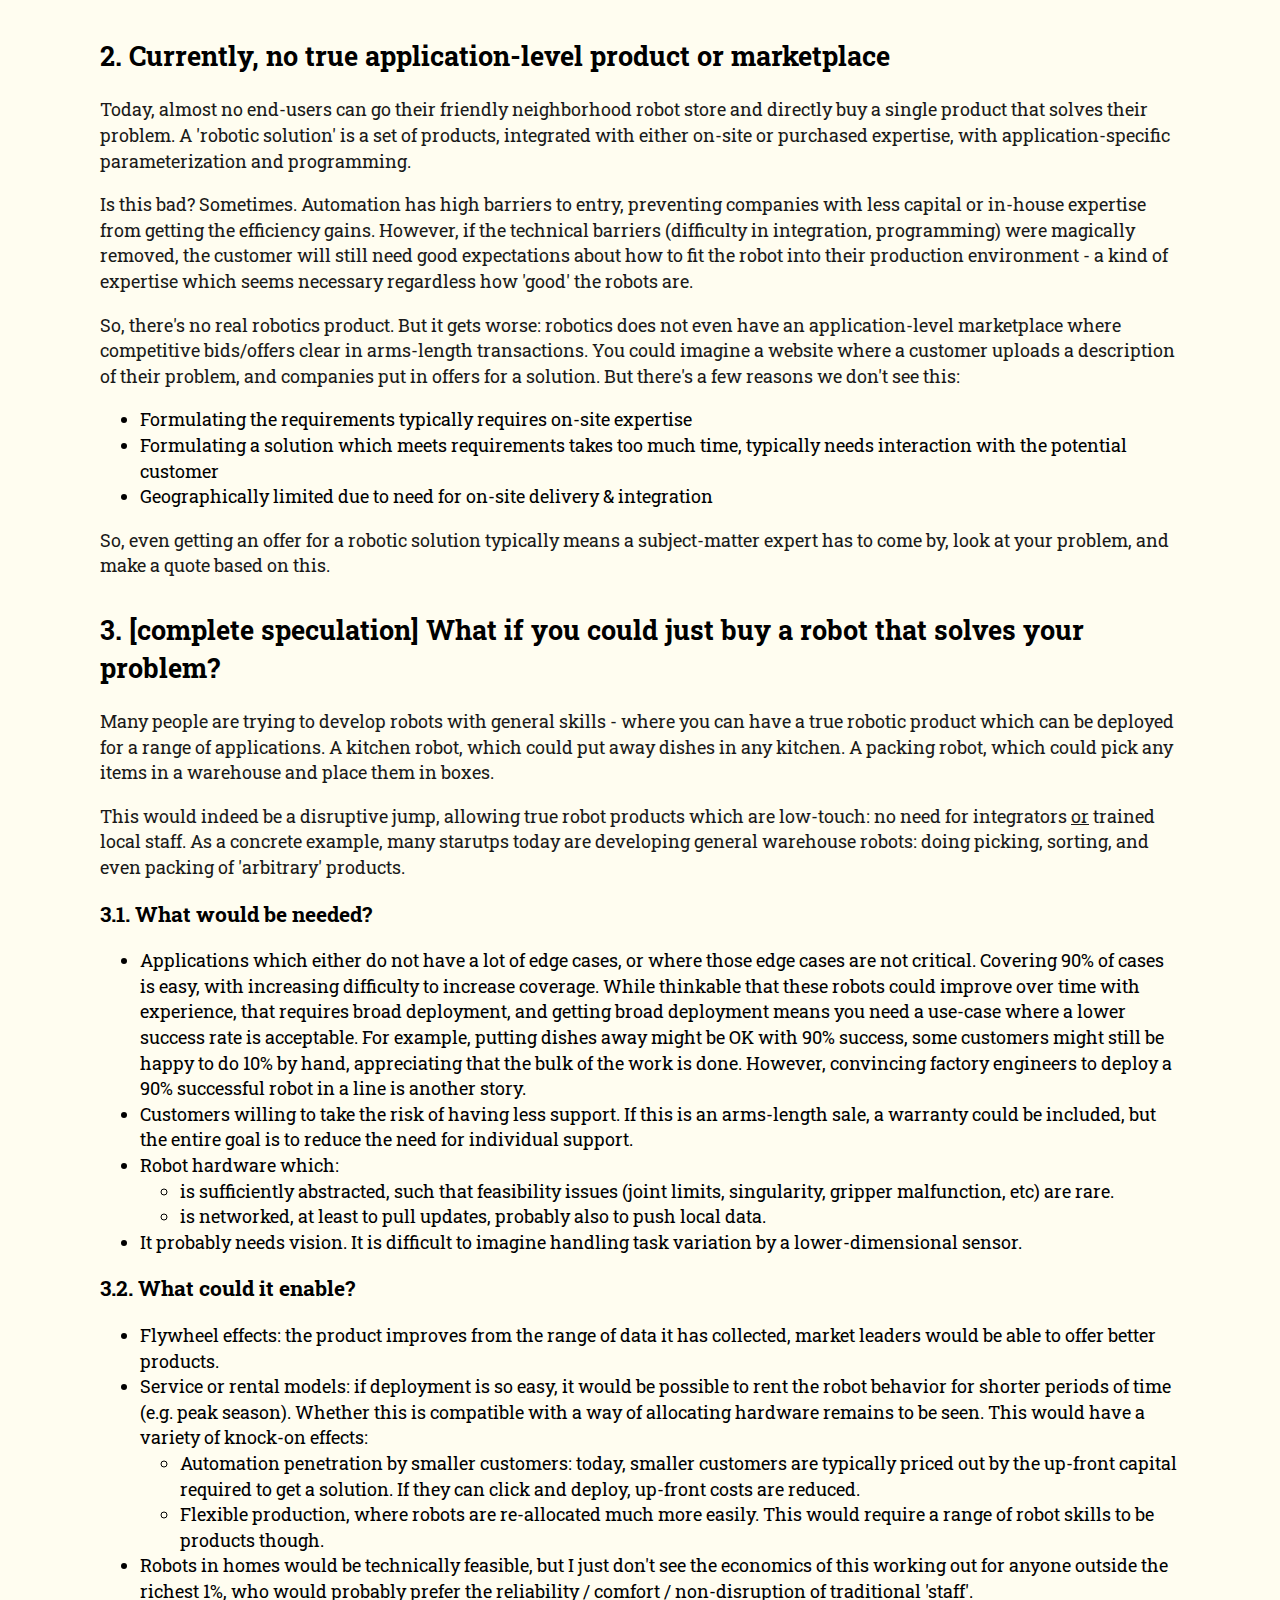
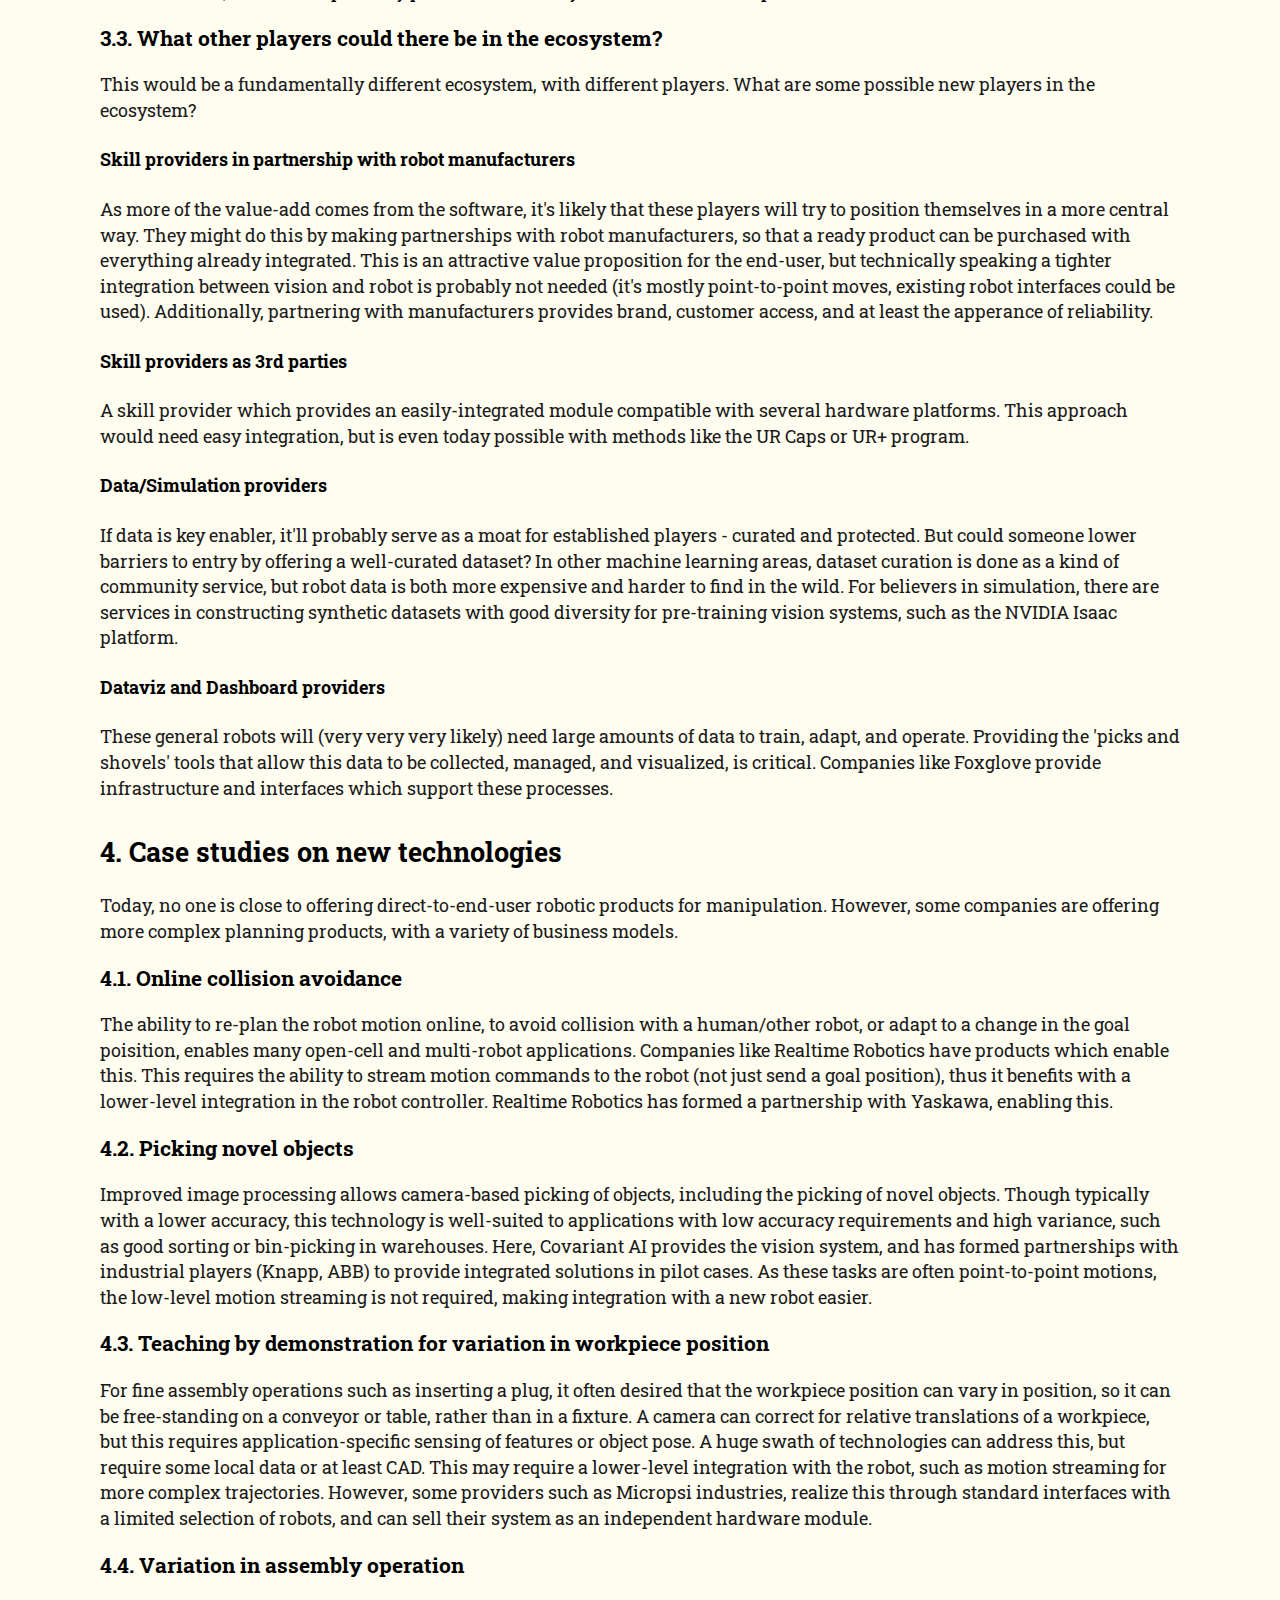
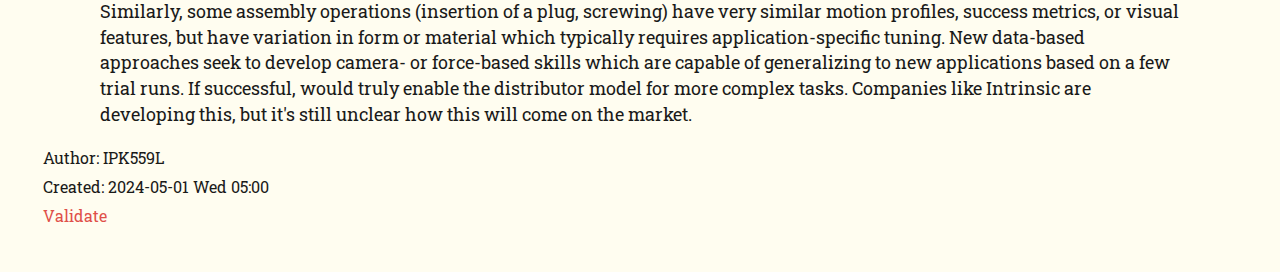
<file: robot_business_models.html>
<?xml version="1.0" encoding="utf-8"?>
<!DOCTYPE html PUBLIC "-//W3C//DTD XHTML 1.0 Strict//EN"
"http://www.w3.org/TR/xhtml1/DTD/xhtml1-strict.dtd">
<html xmlns="http://www.w3.org/1999/xhtml" lang="en" xml:lang="en">
<head>
<!-- 2024-05-01 Wed 05:00 -->
<meta http-equiv="Content-Type" content="text/html;charset=utf-8" />
<meta name="viewport" content="width=device-width, initial-scale=1" />
<title>Robotics business models</title>
<meta name="author" content="IPK559L" />
<meta name="generator" content="Org Mode" />
<style>
  #content { max-width: 60em; margin: auto; }
  .title  { text-align: center;
             margin-bottom: .2em; }
  .subtitle { text-align: center;
              font-size: medium;
              font-weight: bold;
              margin-top:0; }
  .todo   { font-family: monospace; color: red; }
  .done   { font-family: monospace; color: green; }
  .priority { font-family: monospace; color: orange; }
  .tag    { background-color: #eee; font-family: monospace;
            padding: 2px; font-size: 80%; font-weight: normal; }
  .timestamp { color: #bebebe; }
  .timestamp-kwd { color: #5f9ea0; }
  .org-right  { margin-left: auto; margin-right: 0px;  text-align: right; }
  .org-left   { margin-left: 0px;  margin-right: auto; text-align: left; }
  .org-center { margin-left: auto; margin-right: auto; text-align: center; }
  .underline { text-decoration: underline; }
  #postamble p, #preamble p { font-size: 90%; margin: .2em; }
  p.verse { margin-left: 3%; }
  pre {
    border: 1px solid #e6e6e6;
    border-radius: 3px;
    background-color: #f2f2f2;
    padding: 8pt;
    font-family: monospace;
    overflow: auto;
    margin: 1.2em;
  }
  pre.src {
    position: relative;
    overflow: auto;
  }
  pre.src:before {
    display: none;
    position: absolute;
    top: -8px;
    right: 12px;
    padding: 3px;
    color: #555;
    background-color: #f2f2f299;
  }
  pre.src:hover:before { display: inline; margin-top: 14px;}
  /* Languages per Org manual */
  pre.src-asymptote:before { content: 'Asymptote'; }
  pre.src-awk:before { content: 'Awk'; }
  pre.src-authinfo::before { content: 'Authinfo'; }
  pre.src-C:before { content: 'C'; }
  /* pre.src-C++ doesn't work in CSS */
  pre.src-clojure:before { content: 'Clojure'; }
  pre.src-css:before { content: 'CSS'; }
  pre.src-D:before { content: 'D'; }
  pre.src-ditaa:before { content: 'ditaa'; }
  pre.src-dot:before { content: 'Graphviz'; }
  pre.src-calc:before { content: 'Emacs Calc'; }
  pre.src-emacs-lisp:before { content: 'Emacs Lisp'; }
  pre.src-fortran:before { content: 'Fortran'; }
  pre.src-gnuplot:before { content: 'gnuplot'; }
  pre.src-haskell:before { content: 'Haskell'; }
  pre.src-hledger:before { content: 'hledger'; }
  pre.src-java:before { content: 'Java'; }
  pre.src-js:before { content: 'Javascript'; }
  pre.src-latex:before { content: 'LaTeX'; }
  pre.src-ledger:before { content: 'Ledger'; }
  pre.src-lisp:before { content: 'Lisp'; }
  pre.src-lilypond:before { content: 'Lilypond'; }
  pre.src-lua:before { content: 'Lua'; }
  pre.src-matlab:before { content: 'MATLAB'; }
  pre.src-mscgen:before { content: 'Mscgen'; }
  pre.src-ocaml:before { content: 'Objective Caml'; }
  pre.src-octave:before { content: 'Octave'; }
  pre.src-org:before { content: 'Org mode'; }
  pre.src-oz:before { content: 'OZ'; }
  pre.src-plantuml:before { content: 'Plantuml'; }
  pre.src-processing:before { content: 'Processing.js'; }
  pre.src-python:before { content: 'Python'; }
  pre.src-R:before { content: 'R'; }
  pre.src-ruby:before { content: 'Ruby'; }
  pre.src-sass:before { content: 'Sass'; }
  pre.src-scheme:before { content: 'Scheme'; }
  pre.src-screen:before { content: 'Gnu Screen'; }
  pre.src-sed:before { content: 'Sed'; }
  pre.src-sh:before { content: 'shell'; }
  pre.src-sql:before { content: 'SQL'; }
  pre.src-sqlite:before { content: 'SQLite'; }
  /* additional languages in org.el's org-babel-load-languages alist */
  pre.src-forth:before { content: 'Forth'; }
  pre.src-io:before { content: 'IO'; }
  pre.src-J:before { content: 'J'; }
  pre.src-makefile:before { content: 'Makefile'; }
  pre.src-maxima:before { content: 'Maxima'; }
  pre.src-perl:before { content: 'Perl'; }
  pre.src-picolisp:before { content: 'Pico Lisp'; }
  pre.src-scala:before { content: 'Scala'; }
  pre.src-shell:before { content: 'Shell Script'; }
  pre.src-ebnf2ps:before { content: 'ebfn2ps'; }
  /* additional language identifiers per "defun org-babel-execute"
       in ob-*.el */
  pre.src-cpp:before  { content: 'C++'; }
  pre.src-abc:before  { content: 'ABC'; }
  pre.src-coq:before  { content: 'Coq'; }
  pre.src-groovy:before  { content: 'Groovy'; }
  /* additional language identifiers from org-babel-shell-names in
     ob-shell.el: ob-shell is the only babel language using a lambda to put
     the execution function name together. */
  pre.src-bash:before  { content: 'bash'; }
  pre.src-csh:before  { content: 'csh'; }
  pre.src-ash:before  { content: 'ash'; }
  pre.src-dash:before  { content: 'dash'; }
  pre.src-ksh:before  { content: 'ksh'; }
  pre.src-mksh:before  { content: 'mksh'; }
  pre.src-posh:before  { content: 'posh'; }
  /* Additional Emacs modes also supported by the LaTeX listings package */
  pre.src-ada:before { content: 'Ada'; }
  pre.src-asm:before { content: 'Assembler'; }
  pre.src-caml:before { content: 'Caml'; }
  pre.src-delphi:before { content: 'Delphi'; }
  pre.src-html:before { content: 'HTML'; }
  pre.src-idl:before { content: 'IDL'; }
  pre.src-mercury:before { content: 'Mercury'; }
  pre.src-metapost:before { content: 'MetaPost'; }
  pre.src-modula-2:before { content: 'Modula-2'; }
  pre.src-pascal:before { content: 'Pascal'; }
  pre.src-ps:before { content: 'PostScript'; }
  pre.src-prolog:before { content: 'Prolog'; }
  pre.src-simula:before { content: 'Simula'; }
  pre.src-tcl:before { content: 'tcl'; }
  pre.src-tex:before { content: 'TeX'; }
  pre.src-plain-tex:before { content: 'Plain TeX'; }
  pre.src-verilog:before { content: 'Verilog'; }
  pre.src-vhdl:before { content: 'VHDL'; }
  pre.src-xml:before { content: 'XML'; }
  pre.src-nxml:before { content: 'XML'; }
  /* add a generic configuration mode; LaTeX export needs an additional
     (add-to-list 'org-latex-listings-langs '(conf " ")) in .emacs */
  pre.src-conf:before { content: 'Configuration File'; }

  table { border-collapse:collapse; }
  caption.t-above { caption-side: top; }
  caption.t-bottom { caption-side: bottom; }
  td, th { vertical-align:top;  }
  th.org-right  { text-align: center;  }
  th.org-left   { text-align: center;   }
  th.org-center { text-align: center; }
  td.org-right  { text-align: right;  }
  td.org-left   { text-align: left;   }
  td.org-center { text-align: center; }
  dt { font-weight: bold; }
  .footpara { display: inline; }
  .footdef  { margin-bottom: 1em; }
  .figure { padding: 1em; }
  .figure p { text-align: center; }
  .equation-container {
    display: table;
    text-align: center;
    width: 100%;
  }
  .equation {
    vertical-align: middle;
  }
  .equation-label {
    display: table-cell;
    text-align: right;
    vertical-align: middle;
  }
  .inlinetask {
    padding: 10px;
    border: 2px solid gray;
    margin: 10px;
    background: #ffffcc;
  }
  #org-div-home-and-up
   { text-align: right; font-size: 70%; white-space: nowrap; }
  textarea { overflow-x: auto; }
  .linenr { font-size: smaller }
  .code-highlighted { background-color: #ffff00; }
  .org-info-js_info-navigation { border-style: none; }
  #org-info-js_console-label
    { font-size: 10px; font-weight: bold; white-space: nowrap; }
  .org-info-js_search-highlight
    { background-color: #ffff00; color: #000000; font-weight: bold; }
  .org-svg { }
</style>
<link rel="stylesheet" type="text/css" href="css/style.css">
</head>
<body>
<div id="content" class="content">
<h1 class="title">Robotics business models</h1>
<p>
This essay gives a quick survey of common business models in robotics, then wildly speculates about future business models.  
</p>

<div id="outline-container-orgc9bcb9e" class="outline-2">
<h2 id="orgc9bcb9e"><span class="section-number-2">1.</span> Robot hardware</h2>
<div class="outline-text-2" id="text-1">
</div>
<div id="outline-container-org69409a1" class="outline-3">
<h3 id="org69409a1"><span class="section-number-3">1.1.</span> Robots as equiptment</h3>
<div class="outline-text-3" id="text-1-1">
<p>
Classically, robot manufacturers built hardware then sold it.
</p>

<p>
While the first programmable industrial robot was installed and programmed by the inventor's (Devol and Engelberger) company, at some point after this, robot production and integration were split out to different business entities. Today, the typical business relationship is that integrators &#x2013; typically, smaller companies with geographically local customers &#x2013; make a contract with an end-user then design, install, program, and validate the robot cell. The integrator can then offer long-term support, updates, or maintnence on this cell, key to reach the reliability expected in industry. Integrators will typically work with just one (or a handful) of robot manufacturers, building know-how and often some tooling, e.g. to help program the robots.
</p>

<p>
Some robot manufacturers today (e.g. KUKA) have advanced integrators in-house, albeit as separate business units. This allows the company to reach higher-touch customers who have applications which require e.g. customization or a new interface. Putting advanced integrators and robot developers in one organization supports any needed robot development (e.g. new control interfaces).
</p>

<p>
This business model is built for classical factories: the integrator provides a reliable solution for the specific problem, and a backstop for possible problems via support. However, when the product changes, the integrator needs to be called out and the process carried out again.
</p>
</div>
</div>

<div id="outline-container-orgf0205fc" class="outline-3">
<h3 id="orgf0205fc"><span class="section-number-3">1.2.</span> Robots as a platform</h3>
<div class="outline-text-3" id="text-1-2">
<p>
As robots got safer and easier to program, a push for 'democratization' began. This goal is to allow end-users (e.g. engineers or operators on the factory floor) to program the robot directly, saving the time/cost of hiring an integrator while providing a path to upskilling operators. Robotics manufacturers positioned for this (Universal Robots, Franka Emika, Agile Robots) focus on polished, easy-to-use interfaces and safer robot hardware.
</p>

<p>
Typically these robots can be used in applications which have less stringent requirements on accuracy, speed, and reliability. This change in requirements is required from the hardware &#x2013; robots which are safer are typically slower, less accurate, and sometimes less reliable. Additionally, typically only simpler tasks with point-to-point motion can be easily programmed in this way, complex parameterized or sensor-based motions may be more difficult.
</p>

<p>
How is a platform different from robots-as-hardware?
</p>
<ul class="org-ul">
<li>Interface: The manufacturer may provide an easy programming interface, e.g. moving the robot by hand to teach positions, a drag-n-drop programming interface to build logic, etc.</li>
<li>Hardware:  When additional hardware is required (linear axis, new gripper), the manufacturer may allow 3rd parties to offer integrated software modules which ease deployment. For example UR Caps install a program stub on the controller which runs in the background and exposes a higher-level API to the programming environment.</li>
<li>Software:  An app store could also be provided by the manufacturer, where functionalities or programs can be offered - e.g. a parameterized program for screwing or other complex operations.  Such programs could theoretically encapsulate common behaviors, and expose higher-level parameters so they can be easily instantiated by end-users, reducing the need for detailed robotics knowledge.</li>
</ul>

<p>
This model typically aims at distributors, not integrators, as points of sale. The distributors can offer trainings to end-users on programming and maitenance. However, today, many of these robots are still sold via integrators. Theoretically this model can achieve higher flexibility - the programmers would be there on the factory floor. However, the degree of product change which happens today is strongly limited by general complexity in the assembly line, meaning this flexibility is not often used.
</p>
</div>
</div>

<div id="outline-container-org86cf751" class="outline-3">
<h3 id="org86cf751"><span class="section-number-3">1.3.</span> Robots as internal tools</h3>
<div class="outline-text-3" id="text-1-3">
<p>
Robots can also be developed and deployed only as internal tools - the company provides some service (e.g. mowing lawns), and fulfills this service with either manual work or robots. A major benefit of this is supporting bootstrapping; a robotics company like Electric Sheep can acquire existing lawncare companies, then improve their efficiency over time with robotics.  This is helpful if you need time to collect data for your robotics solution, and would support a fast iteration cycle which is closed around real customers.
</p>
</div>
</div>
</div>

<div id="outline-container-org808ad27" class="outline-2">
<h2 id="org808ad27"><span class="section-number-2">2.</span> Currently, no true application-level product or marketplace</h2>
<div class="outline-text-2" id="text-2">
<p>
Today, almost no end-users can go their friendly neighborhood robot store and directly buy a single product that solves their problem. A 'robotic solution' is a set of products, integrated with either on-site or purchased expertise, with application-specific parameterization and programming. 
</p>

<p>
Is this bad? Sometimes. Automation has high barriers to entry, preventing companies with less capital or in-house expertise from getting the efficiency gains.  However, if the technical barriers (difficulty in integration, programming) were magically removed, the customer will still need good expectations about how to fit the robot into their production environment - a kind of expertise which seems necessary regardless how 'good' the robots are. 
</p>

<p>
So, there's no real robotics product. But it gets worse: robotics does not even have an application-level marketplace where competitive bids/offers clear in arms-length transactions. You could imagine a website where a customer uploads a description of their problem, and companies put in offers for a solution. But there's a few reasons we don't see this:
</p>
<ul class="org-ul">
<li>Formulating the requirements typically requires on-site expertise</li>
<li>Formulating a solution which meets requirements takes too much time, typically needs interaction with the potential customer</li>
<li>Geographically limited due to need for on-site delivery &amp; integration</li>
</ul>
<p>
So, even getting an offer for a robotic solution typically means a subject-matter expert has to come by, look at your problem, and make a quote based on this. 
</p>
</div>
</div>

<div id="outline-container-orgbeada04" class="outline-2">
<h2 id="orgbeada04"><span class="section-number-2">3.</span> [complete speculation] What if you could just buy a robot that solves your problem?</h2>
<div class="outline-text-2" id="text-3">
<p>
Many people are trying to develop robots with general skills - where you can have a true robotic product which can be deployed for a range of applications.  A kitchen robot, which could put away dishes in any kitchen.  A packing robot, which could pick any items in a warehouse and place them in boxes.
</p>

<p>
This would indeed be a disruptive jump, allowing true robot products which are low-touch: no need for integrators <span class="underline">or</span> trained local staff. As a concrete example,  many starutps today are developing general warehouse robots: doing picking, sorting, and even packing of 'arbitrary' products. 
</p>
</div>

<div id="outline-container-orgc9ab9d6" class="outline-3">
<h3 id="orgc9ab9d6"><span class="section-number-3">3.1.</span> What would be needed?</h3>
<div class="outline-text-3" id="text-3-1">
<ul class="org-ul">
<li>Applications which either do not have a lot of edge cases, or where those edge cases are not critical. Covering 90% of cases is easy, with increasing difficulty to increase coverage.  While thinkable that these robots could improve over time with experience, that requires broad deployment, and getting broad deployment means you need a use-case where a lower success rate is acceptable. For example, putting dishes away might be OK with 90% success, some customers might still be happy to do 10% by hand, appreciating that the bulk of the work is done.  However, convincing factory engineers to deploy a 90% successful robot in a line is another story.</li>
<li>Customers willing to take the risk of having less support.  If this is an arms-length sale, a warranty could be included, but the entire goal is to reduce the need for individual support.</li>
<li>Robot hardware which:
<ul class="org-ul">
<li>is sufficiently abstracted, such that feasibility issues (joint limits, singularity, gripper malfunction, etc) are rare.</li>
<li>is networked, at least to pull updates, probably also to push local data.</li>
</ul></li>
<li>It probably needs vision. It is difficult to imagine handling task variation by a lower-dimensional sensor.</li>
</ul>
</div>
</div>
<div id="outline-container-org6b2f487" class="outline-3">
<h3 id="org6b2f487"><span class="section-number-3">3.2.</span> What could it enable?</h3>
<div class="outline-text-3" id="text-3-2">
<ul class="org-ul">
<li>Flywheel effects: the product improves from the range of data it has collected, market leaders would be able to offer better products.</li>
<li>Service or rental models: if deployment is so easy, it would be possible to rent the robot behavior for shorter periods of time (e.g. peak season). Whether this is compatible with a way of allocating hardware remains to be seen. This would have a variety of knock-on effects: 
<ul class="org-ul">
<li>Automation penetration by smaller customers: today, smaller customers are typically priced out by the up-front capital required to get a solution. If they can click and deploy, up-front costs are reduced.</li>
<li>Flexible production, where robots are re-allocated much more easily.  This would require a range of robot skills to be products though.</li>
</ul></li>
<li>Robots in homes would be technically feasible, but I just don't see the economics of this working out for anyone outside the richest 1%, who would probably prefer the reliability / comfort / non-disruption of traditional 'staff'.</li>
</ul>
</div>
</div>
<div id="outline-container-orgeea3448" class="outline-3">
<h3 id="orgeea3448"><span class="section-number-3">3.3.</span> What other players could there be in the ecosystem?</h3>
<div class="outline-text-3" id="text-3-3">
<p>
This would be a fundamentally different ecosystem, with different players. What are some possible new players in the ecosystem?
</p>
</div>
<div id="outline-container-org017eb7f" class="outline-4">
<h4 id="org017eb7f">Skill providers in partnership with robot manufacturers</h4>
<div class="outline-text-4" id="text-org017eb7f">
<p>
As more of the value-add comes from the software, it's likely that these players will try to position themselves in a more central way. They might do this by making partnerships with robot manufacturers, so that a ready product can be purchased with everything already integrated. This is an attractive value proposition for the end-user, but technically speaking a tighter integration between vision and robot is probably not needed (it's mostly point-to-point moves, existing robot interfaces could be used).  Additionally, partnering with manufacturers provides brand, customer access, and at least the apperance of reliability. 
</p>
</div>
</div>
<div id="outline-container-orgfb7cfe3" class="outline-4">
<h4 id="orgfb7cfe3">Skill providers as 3rd parties</h4>
<div class="outline-text-4" id="text-orgfb7cfe3">
<p>
A skill provider which provides an easily-integrated module compatible with several hardware platforms. This approach would need easy integration, but is even today possible with methods like the UR Caps or UR+ program. 
</p>
</div>
</div>
<div id="outline-container-org4a08b1f" class="outline-4">
<h4 id="org4a08b1f">Data/Simulation providers</h4>
<div class="outline-text-4" id="text-org4a08b1f">
<p>
If data is key enabler, it'll probably serve as a moat for established players - curated and protected. But could someone lower barriers to entry by offering a well-curated dataset? In other machine learning areas, dataset curation is done as a kind of community service, but robot data is both more expensive and harder to find in the wild. For believers in simulation, there are services in constructing synthetic datasets with good diversity for pre-training vision systems, such as the NVIDIA Isaac platform.
</p>
</div>
</div>
<div id="outline-container-orga13d14b" class="outline-4">
<h4 id="orga13d14b">Dataviz and Dashboard providers</h4>
<div class="outline-text-4" id="text-orga13d14b">
<p>
These general robots will (very very very likely) need large amounts of data to train, adapt, and operate. Providing the 'picks and shovels' tools that allow this data to be collected, managed, and visualized, is critical. Companies like Foxglove provide infrastructure and interfaces which support these processes.
</p>
</div>
</div>
</div>
</div>

<div id="outline-container-org6f2321a" class="outline-2">
<h2 id="org6f2321a"><span class="section-number-2">4.</span> Case studies on new technologies</h2>
<div class="outline-text-2" id="text-4">
<p>
Today, no one is close to offering direct-to-end-user robotic products for manipulation. However, some companies are offering more complex planning products, with a variety of business models.
</p>
</div>

<div id="outline-container-org80c5c5b" class="outline-3">
<h3 id="org80c5c5b"><span class="section-number-3">4.1.</span> Online collision avoidance</h3>
<div class="outline-text-3" id="text-4-1">
<p>
The ability to re-plan the robot motion online, to avoid collision with a human/other robot, or adapt to a change in the goal poisition, enables many open-cell and multi-robot applications.  Companies like Realtime Robotics have products which enable this.  This requires the ability to stream motion commands to the robot (not just send a goal position), thus it benefits with a lower-level integration in the robot controller.  Realtime Robotics has formed a partnership with Yaskawa, enabling this.
</p>
</div>
</div>

<div id="outline-container-org1af4037" class="outline-3">
<h3 id="org1af4037"><span class="section-number-3">4.2.</span> Picking novel objects</h3>
<div class="outline-text-3" id="text-4-2">
<p>
Improved image processing allows camera-based picking of objects, including the picking of novel objects.  Though typically with a lower accuracy, this technology is well-suited to applications with low accuracy requirements and high variance, such as good sorting or bin-picking in warehouses. Here, Covariant AI provides the vision system, and has formed partnerships with industrial players (Knapp, ABB) to provide integrated solutions in pilot cases. As these tasks are often point-to-point motions, the low-level motion streaming is not required, making integration with a new robot easier. 
</p>
</div>
</div>

<div id="outline-container-orgbd6daa6" class="outline-3">
<h3 id="orgbd6daa6"><span class="section-number-3">4.3.</span> Teaching by demonstration for variation in workpiece position</h3>
<div class="outline-text-3" id="text-4-3">
<p>
For fine assembly operations such as inserting a plug, it often desired that the workpiece position can vary in position, so it can be free-standing on a conveyor or table, rather than in a fixture. A camera can correct for relative translations of a workpiece, but this requires application-specific sensing of features or object pose. A huge swath of technologies can address this, but require some local data or at least CAD. This may require a lower-level integration with the robot, such as motion streaming for more complex trajectories. However, some providers such as Micropsi industries, realize this through standard interfaces with a limited selection of robots, and can sell their system as an independent hardware module.
</p>
</div>
</div>

<div id="outline-container-orgeb8e8d6" class="outline-3">
<h3 id="orgeb8e8d6"><span class="section-number-3">4.4.</span> Variation in assembly operation</h3>
<div class="outline-text-3" id="text-4-4">
<p>
Similarly, some assembly operations (insertion of a plug, screwing) have very similar motion profiles, success metrics, or visual features, but have variation in form or material which typically requires application-specific tuning. New data-based approaches seek to develop camera- or force-based skills which are capable of generalizing to new applications based on a few trial runs. If successful, would truly enable the distributor model for more complex tasks. Companies like Intrinsic are developing this, but it's still unclear how this will come on the market.
</p>
</div>
</div>
</div>
</div>
<div id="postamble" class="status">
<p class="author">Author: IPK559L</p>
<p class="date">Created: 2024-05-01 Wed 05:00</p>
<p class="validation"><a href="https://validator.w3.org/check?uri=referer">Validate</a></p>
</div>
</body>
</html>
</file>
<file: css/style.css>
@import url(https://fonts.googleapis.com/css?family=Roboto+Slab:400,700);
*, *:before, *:after {
  box-sizing: border-box; }

body {
  background-color: #fafafa;
  background-color: #fffdf0;
  height: 100%;
  font-family: "Roboto Slab", serif;
  font-size: 18px;
  line-height: 1.6rem;
  padding: 2rem; }

.fulltext {
  margin: auto;
  max-width: 50rem; }

p {
  color: #1a1a19; }

h1 {
  line-height: normal; }

h2 {
  margin-top: 2rem;
  line-height: 1.4em; }

a {
  text-decoration: none;
  color: #df5049; }
  a[rev="footnote"] {
    display: none; }

img, video {
  max-width: 100%;
  display: block;
  margin: auto; }

footer {
  border-top: 1px solid gray;
  font-size: 1rem;
  text-align: center;
  margin-top: 2rem; }

.centered-images {
  max-width: 100%;
  flex-direction: row;
  display: flex;
  align-items: center; }
  .centered-images img {
    margin: 1rem; }

span.published, span.updated {
  display: block; }

.highlight .hll {
  background-color: #ffffcc; }
.highlight .c {
  color: #5F5A60;
  font-style: italic; }
.highlight .err {
  border: #B22518; }
.highlight .k {
  color: #CDA869; }
.highlight .cm {
  color: #5F5A60;
  font-style: italic; }
.highlight .cp {
  color: #5F5A60; }
.highlight .c1 {
  color: #5F5A60;
  font-style: italic; }
.highlight .cs {
  color: #5F5A60;
  font-style: italic; }
.highlight .gd {
  background: #420E09; }
.highlight .ge {
  font-style: italic; }
.highlight .gr {
  background: #B22518; }
.highlight .gh {
  color: #000080;
  font-weight: bold; }
.highlight .gi {
  background: #253B22; }
.highlight .gp {
  font-weight: bold; }
.highlight .gs {
  font-weight: bold; }
.highlight .gu {
  color: #800080;
  font-weight: bold; }
.highlight .kd {
  color: #e9df8f; }
.highlight .kp {
  color: #9B703F; }
.highlight .s {
  color: #8F9D6A; }
.highlight .na {
  color: #F9EE98; }
.highlight .nc {
  color: #9B859D;
  font-weight: bold; }
.highlight .no {
  color: #9B859D; }
.highlight .nd {
  color: #7587A6; }
.highlight .ni {
  color: #CF6A4C;
  font-weight: bold; }
.highlight .nn {
  color: #9B859D;
  font-weight: bold; }
.highlight .nt {
  color: #CDA869;
  font-weight: bold; }
.highlight .nv {
  color: #7587A6; }
.highlight .ow {
  color: #AA22FF;
  font-weight: bold; }
.highlight .w {
  color: #141414; }
.highlight .mf {
  color: #CF6A4C; }
.highlight .mh {
  color: #CF6A4C; }
.highlight .mi {
  color: #CF6A4C; }
.highlight .mo {
  color: #CF6A4C; }
.highlight .sb {
  color: #8F9D6A; }
.highlight .sc {
  color: #8F9D6A; }
.highlight .sd {
  color: #8F9D6A;
  font-style: italic; }
.highlight .s2 {
  color: #8F9D6A; }
.highlight .se {
  color: #F9EE98;
  font-weight: bold; }
.highlight .sh {
  color: #8F9D6A; }
.highlight .si {
  color: #DAEFA3;
  font-weight: bold; }
.highlight .sx {
  color: #8F9D6A; }
.highlight .sr {
  color: #E9C062; }
.highlight .s1 {
  color: #8F9D6A; }
.highlight .ss {
  color: #CF6A4C; }
.highlight .bp {
  color: #00aaaa; }
.highlight .vc {
  color: #7587A6; }
.highlight .vg {
  color: #7587A6; }
.highlight .vi {
  color: #7587A6; }
.highlight .il {
  color: #009999; }

.highlight {
  background: #181818;
  color: white;
  font-family: Consolas, Monaco, "Lucida Console", monospace;
  font-size: 0.8rem;
  padding: 0.3em 0.2em;
  border-radius: 0.4em;
  overflow: scroll; }

pre {
  padding: 1rem 2rem;
  margin: 0;
  font-family: Consolas, Monaco, "Lucida Console", monospace; }

.email {
  border-top: 2px solid black;
  margin-top: 3em;
  padding-top: 1em; }
  .email pre {
    padding: 0; }
  .email .metadata {
    text-align: right; }
</file>
